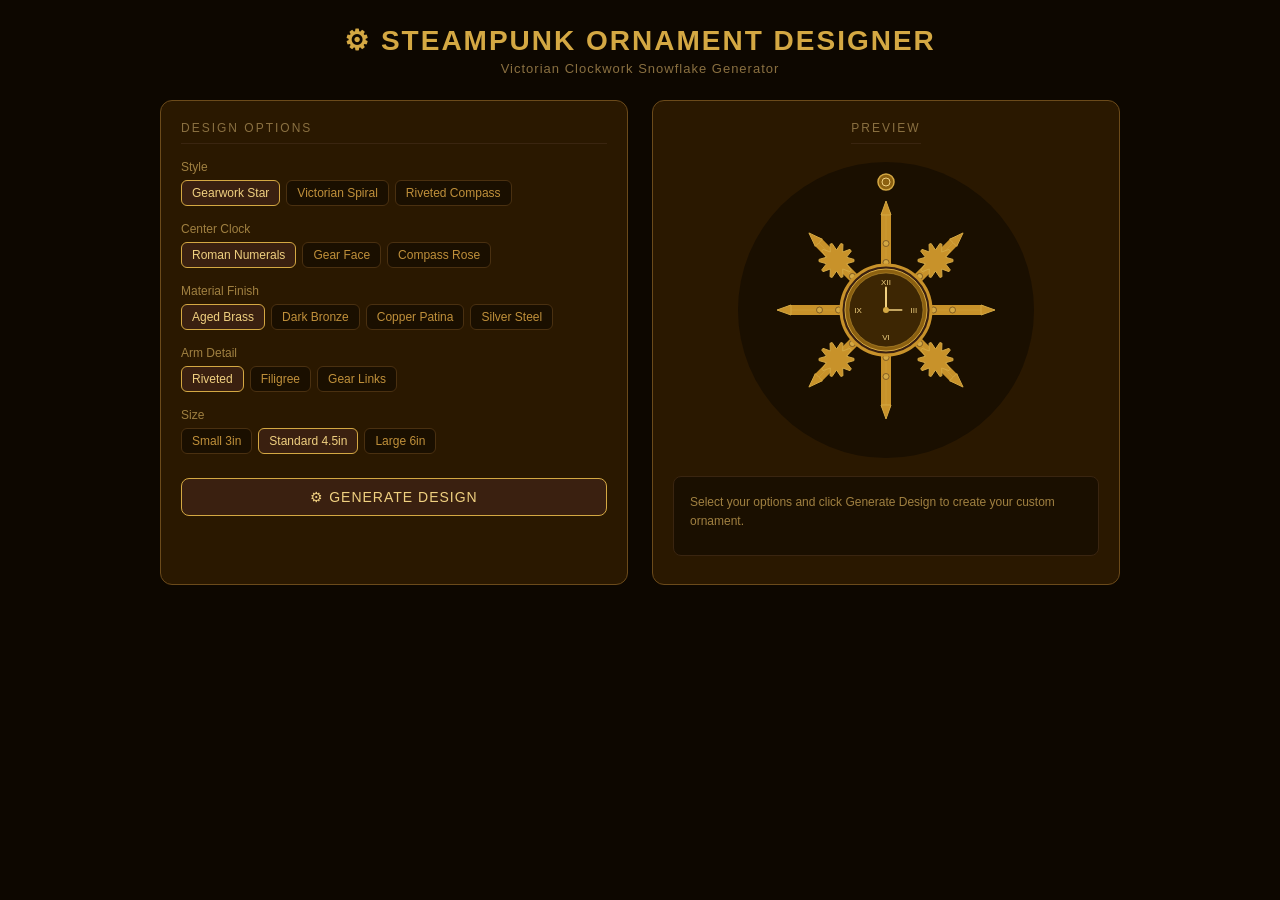
<file: Sarah/Steampunk_Ornament/index.html>
<!DOCTYPE html>
<html lang="en">
<head>
  <meta charset="UTF-8">
  <meta name="viewport" content="width=device-width, initial-scale=1.0">
  <title>Steampunk Ornament Designer</title>
  <link rel="stylesheet" href="style.css">
</head>
<body>

  <div class="app">
    <div class="header">
      <h1>⚙ Steampunk Ornament Designer</h1>
      <p>Victorian Clockwork Snowflake Generator</p>
    </div>

    <div class="main">
      <div class="panel">
        <div class="panel-title">Design Options</div>

        <div class="option-group">
          <span class="option-label">Style</span>
          <div class="options" id="style-opts">
            <button class="opt-btn active" data-group="style" data-val="Gearwork Star">Gearwork Star</button>
            <button class="opt-btn" data-group="style" data-val="Victorian Spiral">Victorian Spiral</button>
            <button class="opt-btn" data-group="style" data-val="Riveted Compass">Riveted Compass</button>
          </div>
        </div>

        <div class="option-group">
          <span class="option-label">Center Clock</span>
          <div class="options">
            <button class="opt-btn active" data-group="clock" data-val="Roman Numerals">Roman Numerals</button>
            <button class="opt-btn" data-group="clock" data-val="Gear Face">Gear Face</button>
            <button class="opt-btn" data-group="clock" data-val="Compass Rose">Compass Rose</button>
          </div>
        </div>

        <div class="option-group">
          <span class="option-label">Material Finish</span>
          <div class="options">
            <button class="opt-btn active" data-group="finish" data-val="Aged Brass">Aged Brass</button>
            <button class="opt-btn" data-group="finish" data-val="Dark Bronze">Dark Bronze</button>
            <button class="opt-btn" data-group="finish" data-val="Copper Patina">Copper Patina</button>
            <button class="opt-btn" data-group="finish" data-val="Silver Steel">Silver Steel</button>
          </div>
        </div>

        <div class="option-group">
          <span class="option-label">Arm Detail</span>
          <div class="options">
            <button class="opt-btn active" data-group="arm" data-val="Riveted">Riveted</button>
            <button class="opt-btn" data-group="arm" data-val="Filigree">Filigree</button>
            <button class="opt-btn" data-group="arm" data-val="Gear Links">Gear Links</button>
          </div>
        </div>

        <div class="option-group">
          <span class="option-label">Size</span>
          <div class="options">
            <button class="opt-btn" data-group="size" data-val="Small (3in)">Small 3in</button>
            <button class="opt-btn active" data-group="size" data-val="Standard (4.5in)">Standard 4.5in</button>
            <button class="opt-btn" data-group="size" data-val="Large (6in)">Large 6in</button>
          </div>
        </div>

        <button class="generate-btn" id="gen-btn" onclick="generateOrnament()">⚙ Generate Design</button>
      </div>

      <div class="panel preview-panel">
        <div class="panel-title">Preview</div>
        <svg id="ornament-svg" viewBox="0 0 300 300" xmlns="http://www.w3.org/2000/svg"></svg>
        <div class="desc-box" id="desc-box">Select your options and click Generate Design to create your custom ornament.</div>
        <div class="badge-row" id="badges"></div>
      </div>
    </div>
  </div>

  <script src="script.js"></script>
</body>
</html>
</file>
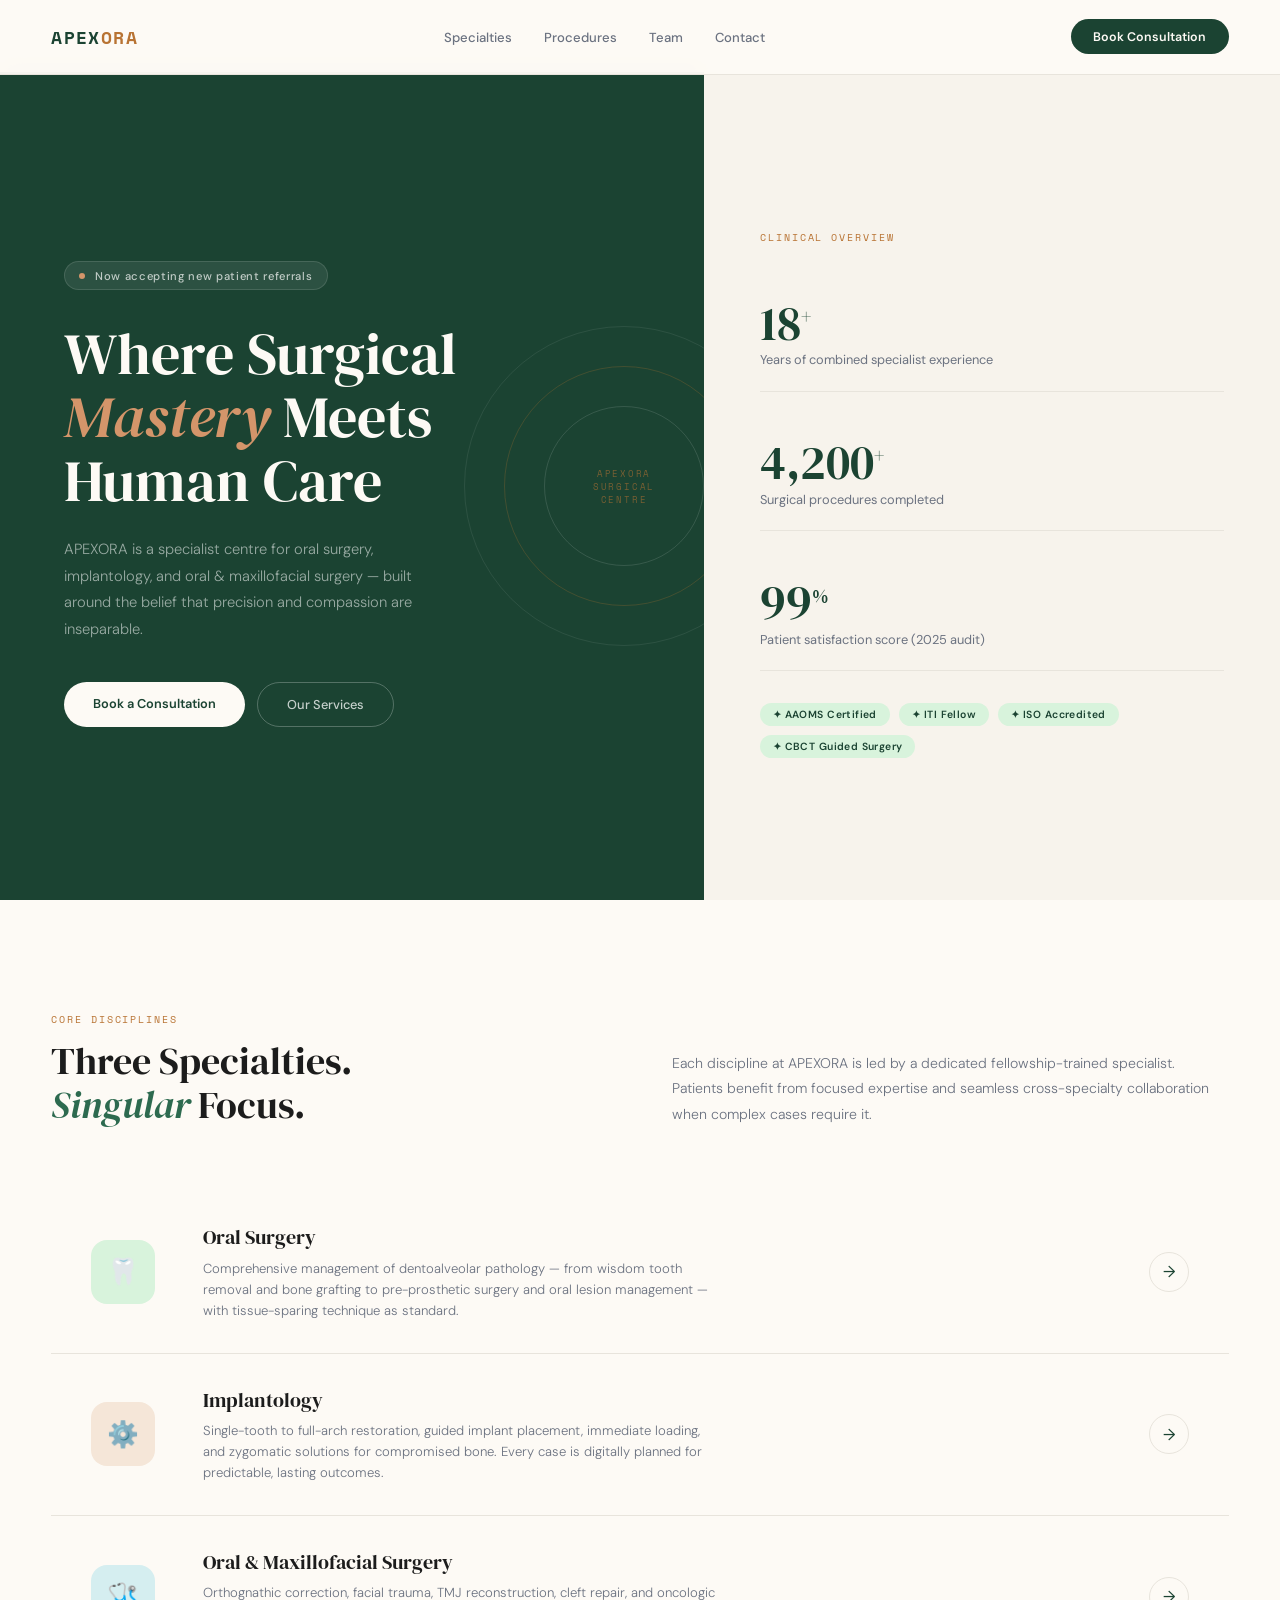
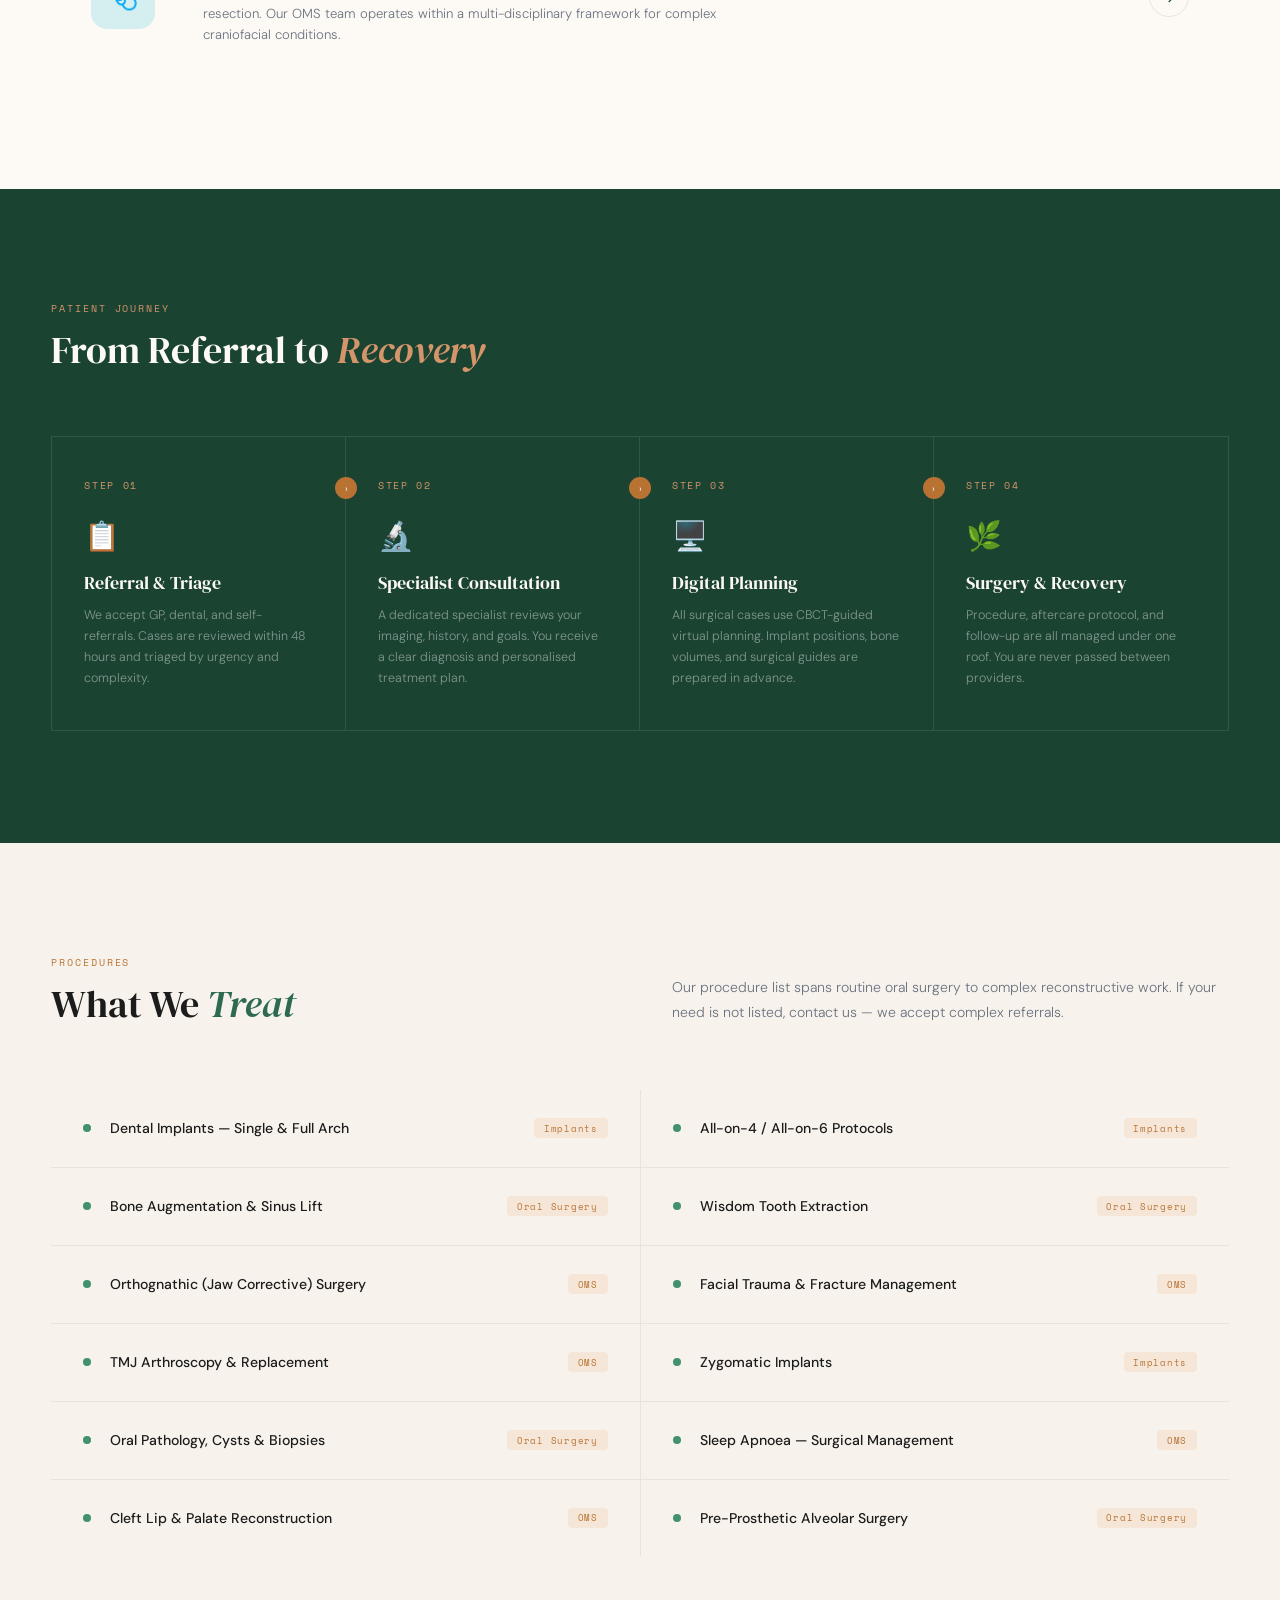
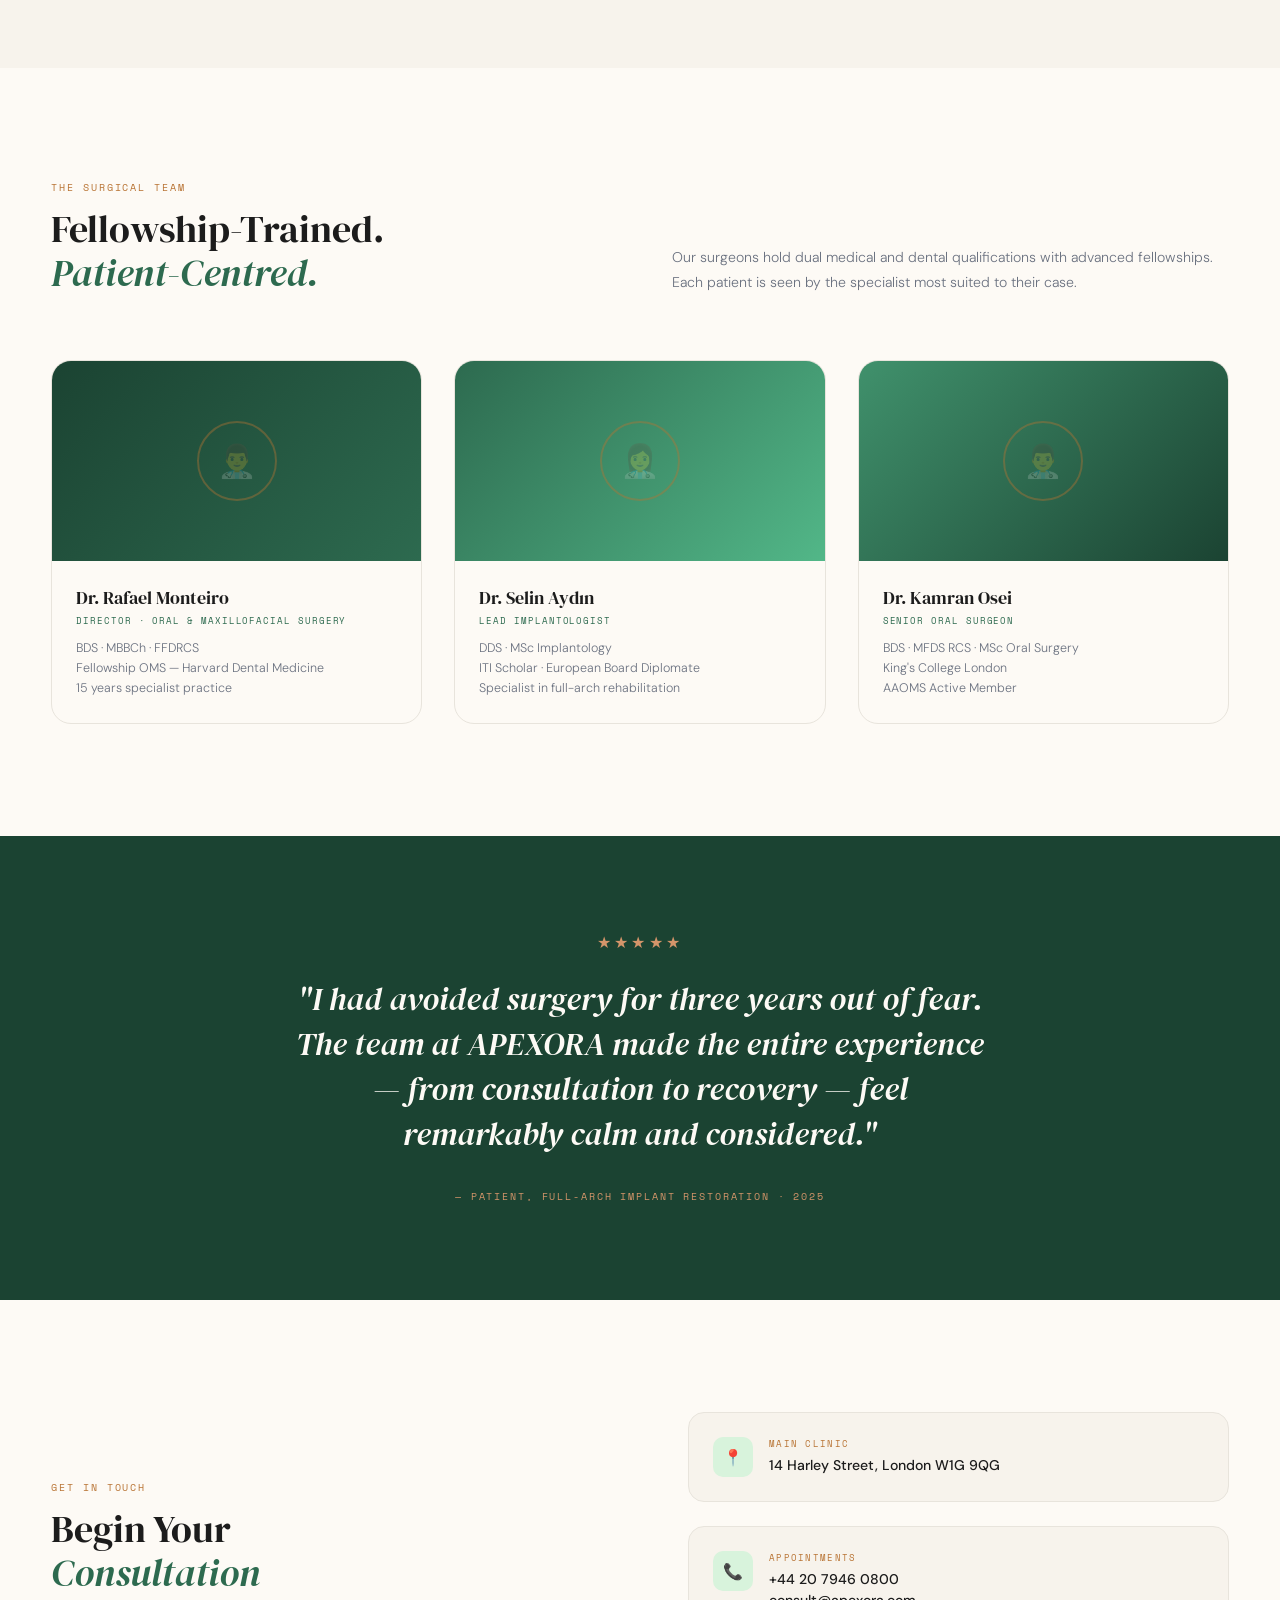
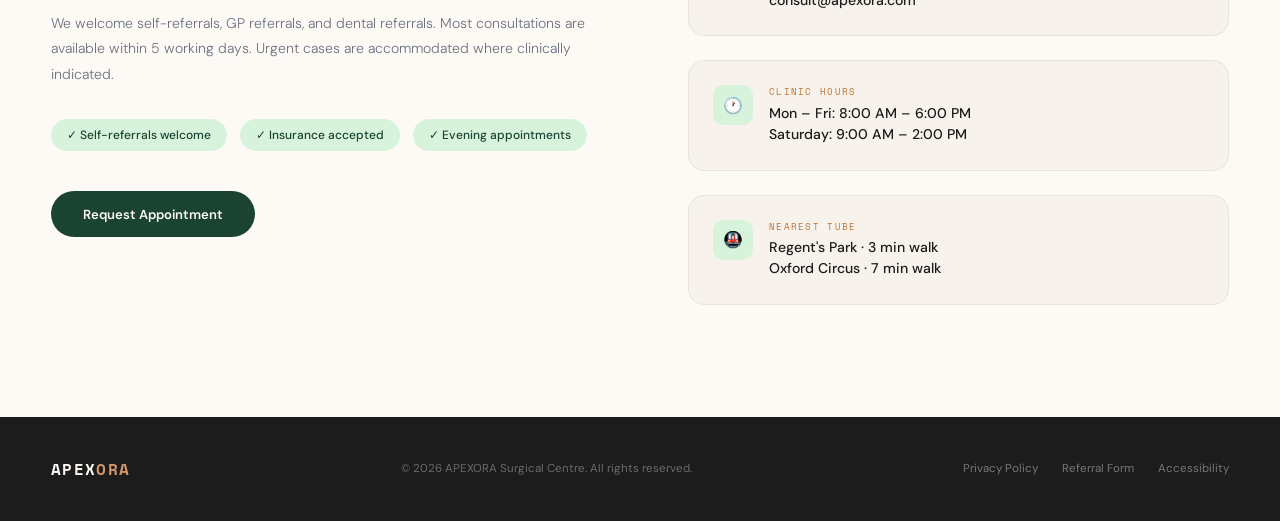
<file: Bushra/apexora-clinic.html>
<!DOCTYPE html>
<html lang="en">
<head>
<meta charset="UTF-8">
<meta name="viewport" content="width=device-width, initial-scale=1.0">
<title>APEXORA — Oral & Maxillofacial Surgery</title>
<link href="https://fonts.googleapis.com/css2?family=DM+Serif+Display:ital@0;1&family=DM+Sans:wght@300;400;500;600&family=Space+Mono:wght@400;700&display=swap" rel="stylesheet">
<style>
*, *::before, *::after { margin: 0; padding: 0; box-sizing: border-box; }

:root {
  --forest: #1B4332;
  --forest-mid: #2D6A4F;
  --forest-light: #40916C;
  --copper: #B87333;
  --copper-light: #D4956A;
  --cream: #FDFAF5;
  --warm-white: #F7F3EC;
  --charcoal: #1C1C1C;
  --mid-grey: #6B7280;
  --light-grey: #E8E4DC;
  --mint: #D8F3DC;
}

html { scroll-behavior: smooth; }
body { font-family: 'DM Sans', sans-serif; background: var(--cream); color: var(--charcoal); overflow-x: hidden; }

/* ─── NAV ─── */
nav {
  position: fixed; top: 0; left: 0; right: 0; z-index: 100;
  display: flex; align-items: center; justify-content: space-between;
  padding: 1.2rem 4%;
  background: rgba(253,250,245,0.95);
  backdrop-filter: blur(12px);
  border-bottom: 1px solid var(--light-grey);
}

.logo {
  font-family: 'Space Mono', monospace;
  font-size: 1.1rem;
  font-weight: 700;
  letter-spacing: 0.08em;
  color: var(--forest);
}
.logo span { color: var(--copper); }

nav ul { list-style: none; display: flex; gap: 2rem; }
nav ul a {
  font-size: 0.82rem;
  font-weight: 500;
  color: var(--mid-grey);
  text-decoration: none;
  transition: color 0.3s;
}
nav ul a:hover { color: var(--forest); }

.nav-pill {
  background: var(--forest);
  color: var(--cream);
  font-size: 0.78rem;
  font-weight: 600;
  padding: 0.6rem 1.4rem;
  border-radius: 100px;
  text-decoration: none;
  transition: background 0.3s;
}
.nav-pill:hover { background: var(--forest-mid); }

/* ─── HERO — SPLIT SCREEN ─── */
.hero {
  min-height: 100vh;
  display: grid;
  grid-template-columns: 55% 45%;
  padding-top: 72px;
}

.hero-left {
  background: var(--forest);
  padding: 5rem 4rem 4rem;
  display: flex;
  flex-direction: column;
  justify-content: center;
  position: relative;
  overflow: hidden;
}

/* Signature element: animated circular anatomy ring */
.anatomy-ring {
  position: absolute;
  right: -80px; top: 50%;
  transform: translateY(-50%);
  width: 320px; height: 320px;
  border-radius: 50%;
  border: 1px solid rgba(255,255,255,0.08);
  display: flex; align-items: center; justify-content: center;
}
.anatomy-ring::before {
  content: '';
  position: absolute;
  width: 240px; height: 240px;
  border-radius: 50%;
  border: 1px solid rgba(184,115,51,0.25);
}
.anatomy-ring::after {
  content: '';
  position: absolute;
  width: 160px; height: 160px;
  border-radius: 50%;
  border: 1px solid rgba(255,255,255,0.12);
}
.ring-label {
  font-family: 'Space Mono', monospace;
  font-size: 0.55rem;
  letter-spacing: 0.2em;
  color: rgba(184,115,51,0.6);
  text-transform: uppercase;
  text-align: center;
  position: relative; z-index: 2;
}

.hero-tag {
  display: inline-flex;
  align-items: center;
  gap: 0.6rem;
  background: rgba(255,255,255,0.08);
  border: 1px solid rgba(255,255,255,0.12);
  padding: 0.4rem 0.9rem;
  border-radius: 100px;
  font-size: 0.7rem;
  font-weight: 500;
  color: rgba(255,255,255,0.7);
  letter-spacing: 0.06em;
  margin-bottom: 2rem;
  width: fit-content;
}
.tag-dot { width: 6px; height: 6px; border-radius: 50%; background: var(--copper-light); }

.hero-left h1 {
  font-family: 'DM Serif Display', serif;
  font-size: clamp(2.8rem, 4.5vw, 4.2rem);
  font-weight: 400;
  line-height: 1.1;
  color: var(--cream);
  margin-bottom: 1.5rem;
  position: relative; z-index: 2;
}
.hero-left h1 em {
  font-style: italic;
  color: var(--copper-light);
}

.hero-left p {
  font-size: 0.92rem;
  line-height: 1.8;
  color: rgba(255,255,255,0.55);
  max-width: 380px;
  margin-bottom: 2.5rem;
  font-weight: 300;
  position: relative; z-index: 2;
}

.hero-btns { display: flex; gap: 0.8rem; position: relative; z-index: 2; }
.btn-white {
  background: var(--cream);
  color: var(--forest);
  font-size: 0.8rem;
  font-weight: 600;
  padding: 0.8rem 1.8rem;
  border-radius: 100px;
  text-decoration: none;
  transition: all 0.3s;
}
.btn-white:hover { background: white; transform: translateY(-2px); }
.btn-outline-white {
  border: 1px solid rgba(255,255,255,0.25);
  color: rgba(255,255,255,0.75);
  font-size: 0.8rem;
  font-weight: 500;
  padding: 0.8rem 1.8rem;
  border-radius: 100px;
  text-decoration: none;
  transition: all 0.3s;
}
.btn-outline-white:hover { border-color: rgba(255,255,255,0.6); color: white; }

/* hero right */
.hero-right {
  background: var(--warm-white);
  padding: 5rem 3.5rem 4rem;
  display: flex;
  flex-direction: column;
  justify-content: center;
  gap: 1.5rem;
}

.hero-right-label {
  font-family: 'Space Mono', monospace;
  font-size: 0.6rem;
  letter-spacing: 0.2em;
  text-transform: uppercase;
  color: var(--copper);
  margin-bottom: 0.5rem;
}

.metric-row {
  display: flex;
  flex-direction: column;
  padding: 1.4rem 0;
  border-bottom: 1px solid var(--light-grey);
}
.metric-row:first-of-type { border-top: 1px solid var(--light-grey); }

.metric-num {
  font-family: 'DM Serif Display', serif;
  font-size: 3rem;
  font-weight: 400;
  color: var(--forest);
  line-height: 1;
}
.metric-num sup { font-size: 1.2rem; }
.metric-desc {
  font-size: 0.8rem;
  color: var(--mid-grey);
  font-weight: 400;
  margin-top: 0.3rem;
}

.badge-row {
  display: flex; gap: 0.6rem; flex-wrap: wrap;
  margin-top: 0.5rem;
}
.badge {
  background: var(--mint);
  color: var(--forest);
  font-size: 0.65rem;
  font-weight: 600;
  padding: 0.3rem 0.8rem;
  border-radius: 100px;
  letter-spacing: 0.04em;
}

/* ─── SPECIALTIES ─── */
.specialties { padding: 7rem 4%; background: var(--cream); }

.section-header {
  display: grid;
  grid-template-columns: 1fr 1fr;
  gap: 4rem;
  align-items: end;
  margin-bottom: 4rem;
}

.sec-eyebrow {
  font-family: 'Space Mono', monospace;
  font-size: 0.6rem;
  letter-spacing: 0.2em;
  text-transform: uppercase;
  color: var(--copper);
  margin-bottom: 0.8rem;
}
.sec-title {
  font-family: 'DM Serif Display', serif;
  font-size: clamp(2rem, 3vw, 2.8rem);
  font-weight: 400;
  line-height: 1.15;
  color: var(--charcoal);
}
.sec-title em { font-style: italic; color: var(--forest-mid); }
.sec-body {
  font-size: 0.88rem;
  color: var(--mid-grey);
  line-height: 1.8;
  font-weight: 300;
  align-self: end;
}

/* Horizontal specialty cards */
.spec-cards { display: flex; flex-direction: column; gap: 1px; background: var(--light-grey); }

.spec-card {
  background: var(--cream);
  display: grid;
  grid-template-columns: 80px 1fr auto;
  align-items: center;
  gap: 2rem;
  padding: 2rem 2.5rem;
  transition: background 0.3s;
  cursor: default;
}
.spec-card:hover { background: var(--warm-white); }

.spec-card-icon {
  width: 64px; height: 64px;
  border-radius: 16px;
  display: flex; align-items: center; justify-content: center;
  font-size: 1.6rem;
  flex-shrink: 0;
}
.spec-card-icon.green { background: var(--mint); }
.spec-card-icon.copper { background: #F5E6D8; }
.spec-card-icon.teal { background: #D5EEF0; }

.spec-card-body h3 {
  font-family: 'DM Serif Display', serif;
  font-size: 1.25rem;
  font-weight: 400;
  margin-bottom: 0.4rem;
  color: var(--charcoal);
}
.spec-card-body p {
  font-size: 0.82rem;
  color: var(--mid-grey);
  line-height: 1.6;
  font-weight: 300;
  max-width: 520px;
}

.spec-arrow {
  width: 40px; height: 40px;
  border-radius: 50%;
  border: 1px solid var(--light-grey);
  display: flex; align-items: center; justify-content: center;
  color: var(--forest);
  font-size: 1rem;
  transition: all 0.3s;
  flex-shrink: 0;
}
.spec-card:hover .spec-arrow {
  background: var(--forest);
  color: white;
  border-color: var(--forest);
}

/* ─── PROCESS (unique) ─── */
.process {
  padding: 7rem 4%;
  background: var(--forest);
  color: var(--cream);
}
.process .sec-eyebrow { color: var(--copper-light); }
.process .sec-title { color: var(--cream); }
.process .sec-title em { color: var(--copper-light); }

.process-steps {
  display: grid;
  grid-template-columns: repeat(4, 1fr);
  gap: 0;
  margin-top: 4rem;
  border: 1px solid rgba(255,255,255,0.1);
}
.process-step {
  padding: 2.5rem 2rem;
  border-right: 1px solid rgba(255,255,255,0.1);
  position: relative;
}
.process-step:last-child { border-right: none; }

.step-num {
  font-family: 'Space Mono', monospace;
  font-size: 0.65rem;
  letter-spacing: 0.16em;
  color: var(--copper-light);
  margin-bottom: 1.5rem;
}
.step-icon {
  font-size: 1.8rem;
  margin-bottom: 1rem;
}
.step-title {
  font-family: 'DM Serif Display', serif;
  font-size: 1.1rem;
  font-weight: 400;
  color: var(--cream);
  margin-bottom: 0.6rem;
}
.step-desc {
  font-size: 0.78rem;
  color: rgba(255,255,255,0.45);
  line-height: 1.7;
  font-weight: 300;
}
.step-connector {
  position: absolute;
  right: -12px; top: 2.5rem;
  width: 22px; height: 22px;
  background: var(--copper);
  border-radius: 50%;
  display: flex; align-items: center; justify-content: center;
  font-size: 0.6rem;
  color: white;
  z-index: 2;
}
.process-step:last-child .step-connector { display: none; }

/* ─── PROCEDURES ─── */
.procedures-sec { padding: 7rem 4%; background: var(--warm-white); }

.proc-grid {
  display: grid;
  grid-template-columns: repeat(2, 1fr);
  gap: 1px;
  background: var(--light-grey);
  margin-top: 1rem;
}
.proc-tile {
  background: var(--warm-white);
  padding: 1.8rem 2rem;
  display: flex;
  align-items: center;
  gap: 1.2rem;
  transition: background 0.3s;
  cursor: default;
}
.proc-tile:hover { background: var(--cream); }
.proc-tile-dot {
  width: 8px; height: 8px;
  border-radius: 50%;
  background: var(--forest-light);
  flex-shrink: 0;
}
.proc-tile-name {
  font-size: 0.88rem;
  font-weight: 500;
  color: var(--charcoal);
  flex: 1;
}
.proc-tile-cat {
  font-family: 'Space Mono', monospace;
  font-size: 0.58rem;
  letter-spacing: 0.08em;
  color: var(--copper);
  background: #F5E6D8;
  padding: 0.2rem 0.6rem;
  border-radius: 4px;
}

/* ─── TEAM ─── */
.team-sec { padding: 7rem 4%; background: var(--cream); }

.team-grid {
  display: grid;
  grid-template-columns: repeat(3, 1fr);
  gap: 2rem;
  margin-top: 1rem;
}

.team-card {
  border: 1px solid var(--light-grey);
  border-radius: 20px;
  overflow: hidden;
  transition: transform 0.3s, box-shadow 0.3s;
}
.team-card:hover {
  transform: translateY(-4px);
  box-shadow: 0 16px 40px rgba(27,67,50,0.1);
}

.team-avatar {
  height: 200px;
  background: linear-gradient(135deg, var(--forest) 0%, var(--forest-mid) 100%);
  display: flex; align-items: center; justify-content: center;
  font-family: 'DM Serif Display', serif;
  font-size: 3.5rem;
  color: rgba(255,255,255,0.2);
  font-weight: 400;
  position: relative;
}
.team-avatar-ring {
  position: absolute;
  width: 80px; height: 80px;
  border-radius: 50%;
  border: 2px solid rgba(184,115,51,0.4);
  display: flex; align-items: center; justify-content: center;
  font-size: 2rem;
}

.team-body { padding: 1.5rem; }
.team-name {
  font-family: 'DM Serif Display', serif;
  font-size: 1.15rem;
  font-weight: 400;
  color: var(--charcoal);
  margin-bottom: 0.25rem;
}
.team-role {
  font-family: 'Space Mono', monospace;
  font-size: 0.58rem;
  letter-spacing: 0.1em;
  text-transform: uppercase;
  color: var(--forest-mid);
  margin-bottom: 0.8rem;
}
.team-creds {
  font-size: 0.78rem;
  color: var(--mid-grey);
  line-height: 1.6;
  font-weight: 300;
}

/* ─── TESTIMONIAL ─── */
.testimonial {
  padding: 6rem 4%;
  background: var(--forest);
  text-align: center;
}
.test-quote {
  font-family: 'DM Serif Display', serif;
  font-size: clamp(1.5rem, 2.5vw, 2.4rem);
  font-weight: 400;
  font-style: italic;
  color: var(--cream);
  max-width: 700px;
  margin: 0 auto 2rem;
  line-height: 1.4;
}
.test-author {
  font-family: 'Space Mono', monospace;
  font-size: 0.65rem;
  letter-spacing: 0.18em;
  color: var(--copper-light);
  text-transform: uppercase;
}
.test-stars { color: var(--copper-light); font-size: 1rem; letter-spacing: 0.2em; margin-bottom: 1.5rem; }

/* ─── CTA / CONTACT ─── */
.contact-sec {
  padding: 7rem 4%;
  background: var(--cream);
  display: grid;
  grid-template-columns: 1fr 1fr;
  gap: 6rem;
  align-items: center;
}

.contact-left .sec-title { margin-bottom: 1rem; }
.contact-desc {
  font-size: 0.88rem;
  color: var(--mid-grey);
  line-height: 1.8;
  font-weight: 300;
  margin-bottom: 2rem;
}

.contact-chips { display: flex; gap: 0.8rem; flex-wrap: wrap; margin-bottom: 2.5rem; }
.chip {
  display: flex; align-items: center; gap: 0.5rem;
  background: var(--mint);
  color: var(--forest);
  font-size: 0.75rem;
  font-weight: 500;
  padding: 0.5rem 1rem;
  border-radius: 100px;
}

.btn-forest {
  display: inline-block;
  background: var(--forest);
  color: var(--cream);
  font-size: 0.82rem;
  font-weight: 600;
  padding: 0.9rem 2rem;
  border-radius: 100px;
  text-decoration: none;
  transition: all 0.3s;
}
.btn-forest:hover { background: var(--forest-mid); transform: translateY(-2px); }

.contact-right {
  display: flex;
  flex-direction: column;
  gap: 1.5rem;
}
.info-block {
  background: var(--warm-white);
  border: 1px solid var(--light-grey);
  border-radius: 16px;
  padding: 1.5rem;
  display: flex;
  gap: 1rem;
  align-items: flex-start;
}
.info-icon {
  width: 40px; height: 40px;
  border-radius: 10px;
  background: var(--mint);
  display: flex; align-items: center; justify-content: center;
  font-size: 1rem;
  flex-shrink: 0;
}
.info-label {
  font-family: 'Space Mono', monospace;
  font-size: 0.58rem;
  letter-spacing: 0.14em;
  text-transform: uppercase;
  color: var(--copper);
  margin-bottom: 0.3rem;
}
.info-value {
  font-size: 0.88rem;
  color: var(--charcoal);
  font-weight: 500;
  line-height: 1.5;
}

/* ─── FOOTER ─── */
footer {
  background: var(--charcoal);
  padding: 2.5rem 4%;
  display: flex;
  justify-content: space-between;
  align-items: center;
  flex-wrap: wrap;
  gap: 1rem;
}
.footer-logo {
  font-family: 'Space Mono', monospace;
  font-size: 1rem;
  font-weight: 700;
  color: var(--cream);
  letter-spacing: 0.08em;
}
.footer-logo span { color: var(--copper-light); }
.footer-copy { font-size: 0.72rem; color: rgba(255,255,255,0.35); }
.footer-links { display: flex; gap: 1.5rem; }
.footer-links a {
  font-size: 0.72rem;
  color: rgba(255,255,255,0.4);
  text-decoration: none;
  transition: color 0.3s;
}
.footer-links a:hover { color: var(--copper-light); }

/* ─── ANIMATIONS ─── */
@keyframes fadeUp {
  from { opacity: 0; transform: translateY(20px); }
  to { opacity: 1; transform: translateY(0); }
}
.fade-up { animation: fadeUp 0.7s ease forwards; }
.d1 { animation-delay: 0.1s; opacity: 0; }
.d2 { animation-delay: 0.25s; opacity: 0; }
.d3 { animation-delay: 0.4s; opacity: 0; }
.d4 { animation-delay: 0.55s; opacity: 0; }

/* ─── RESPONSIVE ─── */
@media (max-width: 900px) {
  .hero { grid-template-columns: 1fr; }
  .hero-right { padding: 3rem 2rem; }
  .hero-left { padding: 4rem 2rem; }
  .anatomy-ring { display: none; }
  .section-header { grid-template-columns: 1fr; gap: 1.5rem; }
  .process-steps { grid-template-columns: 1fr 1fr; }
  .proc-grid { grid-template-columns: 1fr; }
  .team-grid { grid-template-columns: 1fr; }
  .contact-sec { grid-template-columns: 1fr; gap: 3rem; }
  .spec-card { grid-template-columns: 60px 1fr; }
  .spec-arrow { display: none; }
  nav ul { display: none; }
}
</style>
</head>
<body>

<!-- NAV -->
<nav>
  <div class="logo">APEX<span>ORA</span></div>
  <ul>
    <li><a href="#specialties">Specialties</a></li>
    <li><a href="#procedures">Procedures</a></li>
    <li><a href="#team">Team</a></li>
    <li><a href="#contact">Contact</a></li>
  </ul>
  <a href="#contact" class="nav-pill">Book Consultation</a>
</nav>

<!-- HERO -->
<section class="hero">
  <div class="hero-left">
    <div class="anatomy-ring">
      <div class="ring-label">APEXORA<br>Surgical<br>Centre</div>
    </div>

    <div class="hero-tag fade-up">
      <span class="tag-dot"></span>
      Now accepting new patient referrals
    </div>

    <h1 class="fade-up d1">
      Where Surgical<br>
      <em>Mastery</em> Meets<br>
      Human Care
    </h1>

    <p class="fade-up d2">
      APEXORA is a specialist centre for oral surgery, implantology, 
      and oral & maxillofacial surgery — built around the belief that 
      precision and compassion are inseparable.
    </p>

    <div class="hero-btns fade-up d3">
      <a href="#contact" class="btn-white">Book a Consultation</a>
      <a href="#specialties" class="btn-outline-white">Our Services</a>
    </div>
  </div>

  <div class="hero-right fade-up d4">
    <div class="hero-right-label">Clinical Overview</div>

    <div class="metric-row">
      <div class="metric-num">18<sup>+</sup></div>
      <div class="metric-desc">Years of combined specialist experience</div>
    </div>
    <div class="metric-row">
      <div class="metric-num">4,200<sup>+</sup></div>
      <div class="metric-desc">Surgical procedures completed</div>
    </div>
    <div class="metric-row">
      <div class="metric-num">99<sup>%</sup></div>
      <div class="metric-desc">Patient satisfaction score (2025 audit)</div>
    </div>

    <div class="badge-row">
      <span class="badge">✦ AAOMS Certified</span>
      <span class="badge">✦ ITI Fellow</span>
      <span class="badge">✦ ISO Accredited</span>
      <span class="badge">✦ CBCT Guided Surgery</span>
    </div>
  </div>
</section>

<!-- SPECIALTIES -->
<section id="specialties" class="specialties">
  <div class="section-header">
    <div>
      <p class="sec-eyebrow">Core Disciplines</p>
      <h2 class="sec-title">Three Specialties.<br><em>Singular</em> Focus.</h2>
    </div>
    <p class="sec-body">
      Each discipline at APEXORA is led by a dedicated fellowship-trained specialist. 
      Patients benefit from focused expertise and seamless cross-specialty collaboration 
      when complex cases require it.
    </p>
  </div>

  <div class="spec-cards">
    <div class="spec-card">
      <div class="spec-card-icon green">🦷</div>
      <div class="spec-card-body">
        <h3>Oral Surgery</h3>
        <p>Comprehensive management of dentoalveolar pathology — from wisdom tooth removal and bone grafting to pre-prosthetic surgery and oral lesion management — with tissue-sparing technique as standard.</p>
      </div>
      <div class="spec-arrow">→</div>
    </div>
    <div class="spec-card">
      <div class="spec-card-icon copper">⚙️</div>
      <div class="spec-card-body">
        <h3>Implantology</h3>
        <p>Single-tooth to full-arch restoration, guided implant placement, immediate loading, and zygomatic solutions for compromised bone. Every case is digitally planned for predictable, lasting outcomes.</p>
      </div>
      <div class="spec-arrow">→</div>
    </div>
    <div class="spec-card">
      <div class="spec-card-icon teal">🩺</div>
      <div class="spec-card-body">
        <h3>Oral & Maxillofacial Surgery</h3>
        <p>Orthognathic correction, facial trauma, TMJ reconstruction, cleft repair, and oncologic resection. Our OMS team operates within a multi-disciplinary framework for complex craniofacial conditions.</p>
      </div>
      <div class="spec-arrow">→</div>
    </div>
  </div>
</section>

<!-- PROCESS -->
<section class="process">
  <div class="section-header" style="grid-template-columns:1fr; margin-bottom:0;">
    <div>
      <p class="sec-eyebrow">Patient Journey</p>
      <h2 class="sec-title">From Referral to <em>Recovery</em></h2>
    </div>
  </div>
  <div class="process-steps">
    <div class="process-step">
      <div class="step-num">STEP 01</div>
      <div class="step-icon">📋</div>
      <div class="step-title">Referral & Triage</div>
      <p class="step-desc">We accept GP, dental, and self-referrals. Cases are reviewed within 48 hours and triaged by urgency and complexity.</p>
      <div class="step-connector">›</div>
    </div>
    <div class="process-step">
      <div class="step-num">STEP 02</div>
      <div class="step-icon">🔬</div>
      <div class="step-title">Specialist Consultation</div>
      <p class="step-desc">A dedicated specialist reviews your imaging, history, and goals. You receive a clear diagnosis and personalised treatment plan.</p>
      <div class="step-connector">›</div>
    </div>
    <div class="process-step">
      <div class="step-num">STEP 03</div>
      <div class="step-icon">🖥️</div>
      <div class="step-title">Digital Planning</div>
      <p class="step-desc">All surgical cases use CBCT-guided virtual planning. Implant positions, bone volumes, and surgical guides are prepared in advance.</p>
      <div class="step-connector">›</div>
    </div>
    <div class="process-step">
      <div class="step-num">STEP 04</div>
      <div class="step-icon">🌿</div>
      <div class="step-title">Surgery & Recovery</div>
      <p class="step-desc">Procedure, aftercare protocol, and follow-up are all managed under one roof. You are never passed between providers.</p>
    </div>
  </div>
</section>

<!-- PROCEDURES -->
<section id="procedures" class="procedures-sec">
  <div class="section-header">
    <div>
      <p class="sec-eyebrow">Procedures</p>
      <h2 class="sec-title">What We <em>Treat</em></h2>
    </div>
    <p class="sec-body">Our procedure list spans routine oral surgery to complex reconstructive work. If your need is not listed, contact us — we accept complex referrals.</p>
  </div>

  <div class="proc-grid">
    <div class="proc-tile">
      <div class="proc-tile-dot"></div>
      <span class="proc-tile-name">Dental Implants — Single & Full Arch</span>
      <span class="proc-tile-cat">Implants</span>
    </div>
    <div class="proc-tile">
      <div class="proc-tile-dot"></div>
      <span class="proc-tile-name">All-on-4 / All-on-6 Protocols</span>
      <span class="proc-tile-cat">Implants</span>
    </div>
    <div class="proc-tile">
      <div class="proc-tile-dot"></div>
      <span class="proc-tile-name">Bone Augmentation & Sinus Lift</span>
      <span class="proc-tile-cat">Oral Surgery</span>
    </div>
    <div class="proc-tile">
      <div class="proc-tile-dot"></div>
      <span class="proc-tile-name">Wisdom Tooth Extraction</span>
      <span class="proc-tile-cat">Oral Surgery</span>
    </div>
    <div class="proc-tile">
      <div class="proc-tile-dot"></div>
      <span class="proc-tile-name">Orthognathic (Jaw Corrective) Surgery</span>
      <span class="proc-tile-cat">OMS</span>
    </div>
    <div class="proc-tile">
      <div class="proc-tile-dot"></div>
      <span class="proc-tile-name">Facial Trauma & Fracture Management</span>
      <span class="proc-tile-cat">OMS</span>
    </div>
    <div class="proc-tile">
      <div class="proc-tile-dot"></div>
      <span class="proc-tile-name">TMJ Arthroscopy & Replacement</span>
      <span class="proc-tile-cat">OMS</span>
    </div>
    <div class="proc-tile">
      <div class="proc-tile-dot"></div>
      <span class="proc-tile-name">Zygomatic Implants</span>
      <span class="proc-tile-cat">Implants</span>
    </div>
    <div class="proc-tile">
      <div class="proc-tile-dot"></div>
      <span class="proc-tile-name">Oral Pathology, Cysts & Biopsies</span>
      <span class="proc-tile-cat">Oral Surgery</span>
    </div>
    <div class="proc-tile">
      <div class="proc-tile-dot"></div>
      <span class="proc-tile-name">Sleep Apnoea — Surgical Management</span>
      <span class="proc-tile-cat">OMS</span>
    </div>
    <div class="proc-tile">
      <div class="proc-tile-dot"></div>
      <span class="proc-tile-name">Cleft Lip & Palate Reconstruction</span>
      <span class="proc-tile-cat">OMS</span>
    </div>
    <div class="proc-tile">
      <div class="proc-tile-dot"></div>
      <span class="proc-tile-name">Pre-Prosthetic Alveolar Surgery</span>
      <span class="proc-tile-cat">Oral Surgery</span>
    </div>
  </div>
</section>

<!-- TEAM -->
<section id="team" class="team-sec">
  <div class="section-header">
    <div>
      <p class="sec-eyebrow">The Surgical Team</p>
      <h2 class="sec-title">Fellowship-Trained.<br><em>Patient-Centred.</em></h2>
    </div>
    <p class="sec-body">Our surgeons hold dual medical and dental qualifications with advanced fellowships. Each patient is seen by the specialist most suited to their case.</p>
  </div>

  <div class="team-grid">
    <div class="team-card">
      <div class="team-avatar">
        <div class="team-avatar-ring">👨‍⚕️</div>
      </div>
      <div class="team-body">
        <div class="team-name">Dr. Rafael Monteiro</div>
        <div class="team-role">Director · Oral & Maxillofacial Surgery</div>
        <p class="team-creds">BDS · MBBCh · FFDRCS<br>Fellowship OMS — Harvard Dental Medicine<br>15 years specialist practice</p>
      </div>
    </div>
    <div class="team-card">
      <div class="team-avatar" style="background: linear-gradient(135deg, #2D6A4F, #52B788);">
        <div class="team-avatar-ring">👩‍⚕️</div>
      </div>
      <div class="team-body">
        <div class="team-name">Dr. Selin Aydın</div>
        <div class="team-role">Lead Implantologist</div>
        <p class="team-creds">DDS · MSc Implantology<br>ITI Scholar · European Board Diplomate<br>Specialist in full-arch rehabilitation</p>
      </div>
    </div>
    <div class="team-card">
      <div class="team-avatar" style="background: linear-gradient(135deg, #40916C, #1B4332);">
        <div class="team-avatar-ring">👨‍⚕️</div>
      </div>
      <div class="team-body">
        <div class="team-name">Dr. Kamran Osei</div>
        <div class="team-role">Senior Oral Surgeon</div>
        <p class="team-creds">BDS · MFDS RCS · MSc Oral Surgery<br>King's College London<br>AAOMS Active Member</p>
      </div>
    </div>
  </div>
</section>

<!-- TESTIMONIAL -->
<section class="testimonial">
  <div class="test-stars">★★★★★</div>
  <p class="test-quote">
    "I had avoided surgery for three years out of fear. The team at APEXORA made the entire experience — from consultation to recovery — feel remarkably calm and considered."
  </p>
  <p class="test-author">— Patient, Full-Arch Implant Restoration · 2025</p>
</section>

<!-- CONTACT -->
<section id="contact" class="contact-sec">
  <div class="contact-left">
    <p class="sec-eyebrow">Get in Touch</p>
    <h2 class="sec-title">Begin Your<br><em>Consultation</em></h2>
    <p class="contact-desc">
      We welcome self-referrals, GP referrals, and dental referrals. 
      Most consultations are available within 5 working days. 
      Urgent cases are accommodated where clinically indicated.
    </p>
    <div class="contact-chips">
      <span class="chip">✓ Self-referrals welcome</span>
      <span class="chip">✓ Insurance accepted</span>
      <span class="chip">✓ Evening appointments</span>
    </div>
    <a href="mailto:consult@apexora.com" class="btn-forest">Request Appointment</a>
  </div>

  <div class="contact-right">
    <div class="info-block">
      <div class="info-icon">📍</div>
      <div>
        <div class="info-label">Main Clinic</div>
        <div class="info-value">14 Harley Street, London W1G 9QG</div>
      </div>
    </div>
    <div class="info-block">
      <div class="info-icon">📞</div>
      <div>
        <div class="info-label">Appointments</div>
        <div class="info-value">+44 20 7946 0800<br>consult@apexora.com</div>
      </div>
    </div>
    <div class="info-block">
      <div class="info-icon">🕐</div>
      <div>
        <div class="info-label">Clinic Hours</div>
        <div class="info-value">Mon – Fri: 8:00 AM – 6:00 PM<br>Saturday: 9:00 AM – 2:00 PM</div>
      </div>
    </div>
    <div class="info-block">
      <div class="info-icon">🚇</div>
      <div>
        <div class="info-label">Nearest Tube</div>
        <div class="info-value">Regent's Park · 3 min walk<br>Oxford Circus · 7 min walk</div>
      </div>
    </div>
  </div>
</section>

<!-- FOOTER -->
<footer>
  <div class="footer-logo">APEX<span>ORA</span></div>
  <p class="footer-copy">© 2026 APEXORA Surgical Centre. All rights reserved.</p>
  <div class="footer-links">
    <a href="#">Privacy Policy</a>
    <a href="#">Referral Form</a>
    <a href="#">Accessibility</a>
  </div>
</footer>

</body>
</html>
</file>
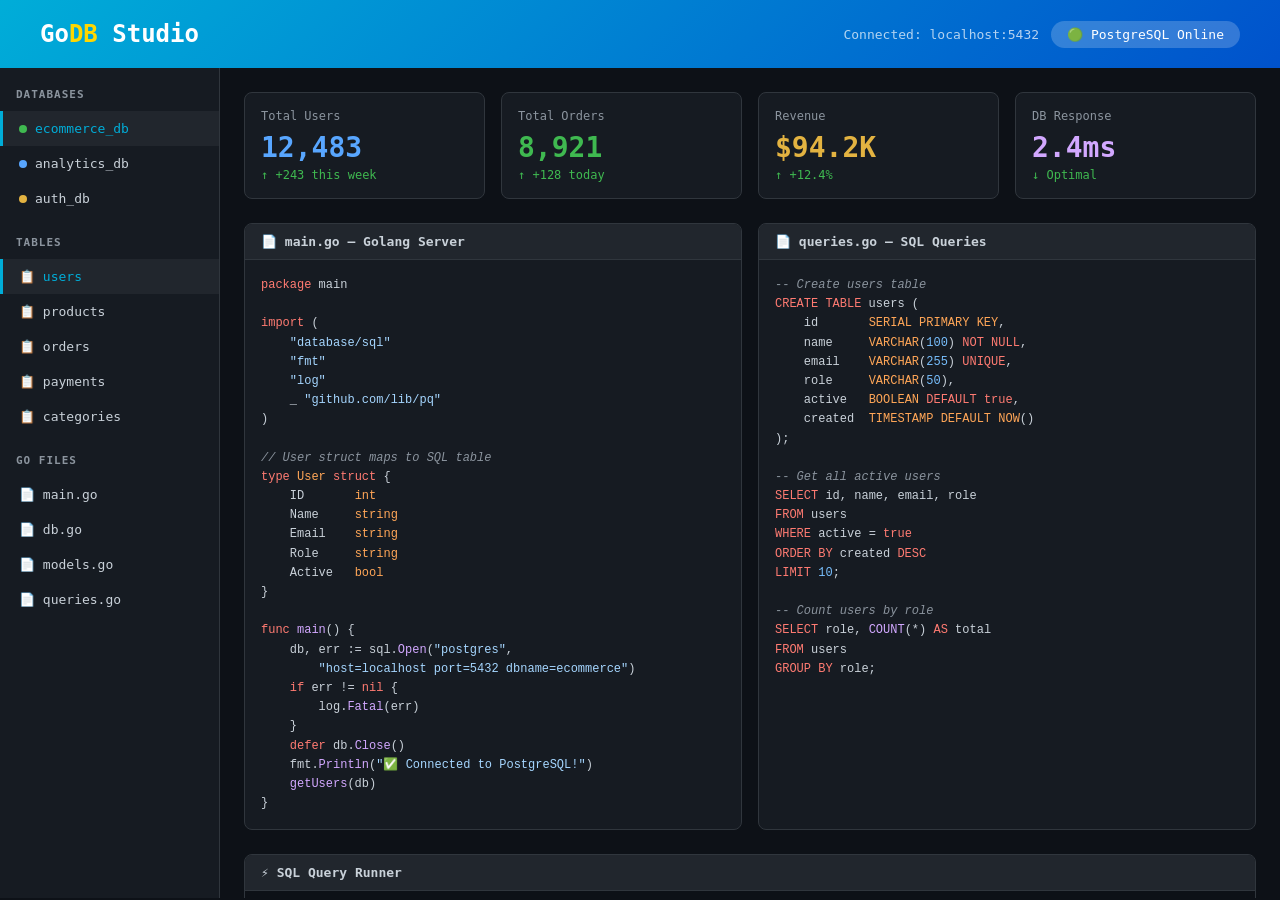
<file: Kanwal/golang_sql_demo.html>
<!DOCTYPE html>
<html lang="en">
<head>
<meta charset="UTF-8">
<meta name="viewport" content="width=device-width, initial-scale=1.0">
<title>Golang + SQL Database Demo</title>
<style>
* { margin: 0; padding: 0; box-sizing: border-box; }
body { font-family: 'Segoe UI', monospace; background: #0d1117; color: #c9d1d9; min-height: 100vh; }

/* HEADER */
header {
    background: linear-gradient(135deg, #00ADD8, #0052CC);
    padding: 20px 40px;
    display: flex;
    align-items: center;
    justify-content: space-between;
}
.logo { font-size: 24px; font-weight: 800; color: white; }
.logo span { color: #FFD700; }
.header-badge {
    background: rgba(255,255,255,0.2);
    color: white;
    padding: 6px 16px;
    border-radius: 20px;
    font-size: 13px;
}

/* MAIN LAYOUT */
.container { display: flex; height: calc(100vh - 70px); }

/* SIDEBAR */
.sidebar {
    width: 220px;
    background: #161b22;
    border-right: 1px solid #30363d;
    padding: 20px 0;
}
.sidebar-title {
    color: #8b949e;
    font-size: 11px;
    font-weight: 600;
    padding: 0 16px 10px;
    text-transform: uppercase;
    letter-spacing: 1px;
}
.sidebar-item {
    padding: 10px 16px;
    cursor: pointer;
    color: #c9d1d9;
    font-size: 13px;
    display: flex;
    align-items: center;
    gap: 8px;
    transition: background 0.2s;
    border-left: 3px solid transparent;
}
.sidebar-item:hover { background: #21262d; }
.sidebar-item.active { background: #21262d; border-left-color: #00ADD8; color: #00ADD8; }
.sidebar-item .dot {
    width: 8px; height: 8px;
    border-radius: 50%;
}

/* MAIN CONTENT */
.main { flex: 1; overflow-y: auto; padding: 24px; }

/* STATS */
.stats-row {
    display: grid;
    grid-template-columns: repeat(4, 1fr);
    gap: 16px;
    margin-bottom: 24px;
}
.stat-card {
    background: #161b22;
    border: 1px solid #30363d;
    border-radius: 8px;
    padding: 16px;
}
.stat-label { font-size: 12px; color: #8b949e; margin-bottom: 8px; }
.stat-value { font-size: 28px; font-weight: 700; }
.stat-change { font-size: 12px; margin-top: 4px; }

/* CODE PANEL */
.panels { display: grid; grid-template-columns: 1fr 1fr; gap: 16px; margin-bottom: 24px; }
.panel {
    background: #161b22;
    border: 1px solid #30363d;
    border-radius: 8px;
    overflow: hidden;
}
.panel-header {
    background: #21262d;
    padding: 10px 16px;
    font-size: 13px;
    font-weight: 600;
    color: #c9d1d9;
    display: flex;
    align-items: center;
    gap: 8px;
    border-bottom: 1px solid #30363d;
}
.panel-body { padding: 16px; }
pre {
    font-family: 'Courier New', monospace;
    font-size: 12px;
    line-height: 1.6;
    overflow-x: auto;
}
.kw { color: #FF7B72; }
.fn { color: #D2A8FF; }
.str { color: #A5D6FF; }
.cm { color: #8b949e; font-style: italic; }
.num { color: #79C0FF; }
.tp { color: #FFA657; }

/* TABLE */
.table-section {
    background: #161b22;
    border: 1px solid #30363d;
    border-radius: 8px;
    overflow: hidden;
    margin-bottom: 24px;
}
.table-header {
    background: #21262d;
    padding: 12px 16px;
    font-size: 13px;
    font-weight: 600;
    border-bottom: 1px solid #30363d;
    display: flex;
    justify-content: space-between;
    align-items: center;
}
.table-search {
    background: #0d1117;
    border: 1px solid #30363d;
    color: #c9d1d9;
    padding: 6px 12px;
    border-radius: 6px;
    font-size: 12px;
    width: 200px;
}
table { width: 100%; border-collapse: collapse; }
th {
    background: #161b22;
    padding: 10px 16px;
    text-align: left;
    font-size: 12px;
    color: #8b949e;
    border-bottom: 1px solid #30363d;
    text-transform: uppercase;
    letter-spacing: 0.5px;
}
td {
    padding: 10px 16px;
    font-size: 13px;
    border-bottom: 1px solid #21262d;
}
tr:hover td { background: #21262d; }
.badge {
    padding: 3px 8px;
    border-radius: 12px;
    font-size: 11px;
    font-weight: 600;
}
.badge-green { background: #1a4a2e; color: #3fb950; }
.badge-yellow { background: #4a3800; color: #e3b341; }
.badge-red { background: #4a1a1a; color: #f85149; }
.badge-blue { background: #1a3a5c; color: #58a6ff; }

/* QUERY RUNNER */
.query-section {
    background: #161b22;
    border: 1px solid #30363d;
    border-radius: 8px;
    overflow: hidden;
    margin-bottom: 24px;
}
.query-input {
    width: 100%;
    background: #0d1117;
    border: none;
    color: #A5D6FF;
    font-family: 'Courier New', monospace;
    font-size: 13px;
    padding: 16px;
    resize: none;
    height: 80px;
    outline: none;
    border-bottom: 1px solid #30363d;
}
.query-btns { padding: 10px 16px; display: flex; gap: 8px; }
.btn {
    padding: 6px 16px;
    border-radius: 6px;
    border: none;
    cursor: pointer;
    font-size: 13px;
    font-weight: 600;
}
.btn-primary { background: #238636; color: white; }
.btn-primary:hover { background: #2ea043; }
.btn-secondary { background: #21262d; color: #c9d1d9; border: 1px solid #30363d; }

/* CHART */
.chart-section {
    background: #161b22;
    border: 1px solid #30363d;
    border-radius: 8px;
    padding: 16px;
    margin-bottom: 24px;
}
.chart-title { font-size: 13px; font-weight: 600; margin-bottom: 16px; color: #c9d1d9; }
.chart-bars { display: flex; align-items: flex-end; gap: 12px; height: 120px; }
.bar-wrap { display: flex; flex-direction: column; align-items: center; gap: 4px; flex: 1; }
.bar { width: 100%; border-radius: 4px 4px 0 0; transition: opacity 0.2s; cursor: pointer; }
.bar:hover { opacity: 0.8; }
.bar-label { font-size: 10px; color: #8b949e; }
.bar-val { font-size: 11px; color: #c9d1d9; font-weight: 600; }

/* TERMINAL */
.terminal {
    background: #0d1117;
    border: 1px solid #30363d;
    border-radius: 8px;
    overflow: hidden;
}
.terminal-header {
    background: #21262d;
    padding: 8px 16px;
    display: flex;
    align-items: center;
    gap: 6px;
    border-bottom: 1px solid #30363d;
}
.t-dot { width: 12px; height: 12px; border-radius: 50%; }
.terminal-body { padding: 16px; font-family: 'Courier New', monospace; font-size: 12px; line-height: 1.8; }
.t-cmd { color: #3fb950; }
.t-out { color: #c9d1d9; }
.t-err { color: #f85149; }
.t-info { color: #58a6ff; }
.t-warn { color: #e3b341; }
.cursor { display: inline-block; width: 8px; height: 14px; background: #3fb950; animation: blink 1s infinite; vertical-align: middle; }
@keyframes blink { 0%,50% { opacity: 1; } 51%,100% { opacity: 0; } }
</style>
</head>
<body>

<header>
    <div class="logo">Go<span>DB</span> Studio</div>
    <div style="display:flex;gap:12px;align-items:center;">
        <span style="color:rgba(255,255,255,0.7);font-size:13px;">Connected: localhost:5432</span>
        <div class="header-badge">🟢 PostgreSQL Online</div>
    </div>
</header>

<div class="container">
    <!-- SIDEBAR -->
    <div class="sidebar">
        <div class="sidebar-title">Databases</div>
        <div class="sidebar-item active">
            <div class="dot" style="background:#3fb950;"></div> ecommerce_db
        </div>
        <div class="sidebar-item">
            <div class="dot" style="background:#58a6ff;"></div> analytics_db
        </div>
        <div class="sidebar-item">
            <div class="dot" style="background:#e3b341;"></div> auth_db
        </div>

        <div class="sidebar-title" style="margin-top:20px;">Tables</div>
        <div class="sidebar-item active">📋 users</div>
        <div class="sidebar-item">📋 products</div>
        <div class="sidebar-item">📋 orders</div>
        <div class="sidebar-item">📋 payments</div>
        <div class="sidebar-item">📋 categories</div>

        <div class="sidebar-title" style="margin-top:20px;">Go Files</div>
        <div class="sidebar-item">📄 main.go</div>
        <div class="sidebar-item">📄 db.go</div>
        <div class="sidebar-item">📄 models.go</div>
        <div class="sidebar-item">📄 queries.go</div>
    </div>

    <!-- MAIN -->
    <div class="main">

        <!-- STATS -->
        <div class="stats-row">
            <div class="stat-card">
                <div class="stat-label">Total Users</div>
                <div class="stat-value" style="color:#58a6ff;">12,483</div>
                <div class="stat-change" style="color:#3fb950;">↑ +243 this week</div>
            </div>
            <div class="stat-card">
                <div class="stat-label">Total Orders</div>
                <div class="stat-value" style="color:#3fb950;">8,921</div>
                <div class="stat-change" style="color:#3fb950;">↑ +128 today</div>
            </div>
            <div class="stat-card">
                <div class="stat-label">Revenue</div>
                <div class="stat-value" style="color:#e3b341;">$94.2K</div>
                <div class="stat-change" style="color:#3fb950;">↑ +12.4%</div>
            </div>
            <div class="stat-card">
                <div class="stat-label">DB Response</div>
                <div class="stat-value" style="color:#D2A8FF;">2.4ms</div>
                <div class="stat-change" style="color:#3fb950;">↓ Optimal</div>
            </div>
        </div>

        <!-- CODE PANELS -->
        <div class="panels">
            <div class="panel">
                <div class="panel-header">📄 main.go — Golang Server</div>
                <div class="panel-body">
<pre><span class="kw">package</span> main

<span class="kw">import</span> (
    <span class="str">"database/sql"</span>
    <span class="str">"fmt"</span>
    <span class="str">"log"</span>
    _ <span class="str">"github.com/lib/pq"</span>
)

<span class="cm">// User struct maps to SQL table</span>
<span class="kw">type</span> <span class="tp">User</span> <span class="kw">struct</span> {
    ID       <span class="tp">int</span>
    Name     <span class="tp">string</span>
    Email    <span class="tp">string</span>
    Role     <span class="tp">string</span>
    Active   <span class="tp">bool</span>
}

<span class="kw">func</span> <span class="fn">main</span>() {
    db, err := sql.<span class="fn">Open</span>(<span class="str">"postgres"</span>,
        <span class="str">"host=localhost port=5432 dbname=ecommerce"</span>)
    <span class="kw">if</span> err != <span class="kw">nil</span> {
        log.<span class="fn">Fatal</span>(err)
    }
    <span class="kw">defer</span> db.<span class="fn">Close</span>()
    fmt.<span class="fn">Println</span>(<span class="str">"✅ Connected to PostgreSQL!"</span>)
    <span class="fn">getUsers</span>(db)
}</pre>
                </div>
            </div>
            <div class="panel">
                <div class="panel-header">📄 queries.go — SQL Queries</div>
                <div class="panel-body">
<pre><span class="cm">-- Create users table</span>
<span class="kw">CREATE TABLE</span> users (
    id       <span class="tp">SERIAL PRIMARY KEY</span>,
    name     <span class="tp">VARCHAR</span>(<span class="num">100</span>) <span class="kw">NOT NULL</span>,
    email    <span class="tp">VARCHAR</span>(<span class="num">255</span>) <span class="kw">UNIQUE</span>,
    role     <span class="tp">VARCHAR</span>(<span class="num">50</span>),
    active   <span class="tp">BOOLEAN</span> <span class="kw">DEFAULT</span> <span class="kw">true</span>,
    created  <span class="tp">TIMESTAMP DEFAULT NOW</span>()
);

<span class="cm">-- Get all active users</span>
<span class="kw">SELECT</span> id, name, email, role
<span class="kw">FROM</span> users
<span class="kw">WHERE</span> active = <span class="kw">true</span>
<span class="kw">ORDER BY</span> created <span class="kw">DESC</span>
<span class="kw">LIMIT</span> <span class="num">10</span>;

<span class="cm">-- Count users by role</span>
<span class="kw">SELECT</span> role, <span class="fn">COUNT</span>(*) <span class="kw">AS</span> total
<span class="kw">FROM</span> users
<span class="kw">GROUP BY</span> role;</pre>
                </div>
            </div>
        </div>

        <!-- SQL QUERY RUNNER -->
        <div class="query-section">
            <div class="panel-header" style="background:#21262d;padding:10px 16px;border-bottom:1px solid #30363d;font-size:13px;font-weight:600;">
                ⚡ SQL Query Runner
            </div>
            <textarea class="query-input">SELECT u.name, u.email, u.role, COUNT(o.id) AS total_orders
FROM users u
LEFT JOIN orders o ON u.id = o.user_id
WHERE u.active = true
GROUP BY u.id, u.name, u.email, u.role
ORDER BY total_orders DESC LIMIT 5;</textarea>
            <div class="query-btns">
                <button class="btn btn-primary">▶ Run Query</button>
                <button class="btn btn-secondary">📋 Copy</button>
                <button class="btn btn-secondary">💾 Save</button>
                <span style="color:#8b949e;font-size:12px;margin-left:auto;align-self:center;">⏱ Last run: 2.4ms | 5 rows returned</span>
            </div>
        </div>

        <!-- DATA TABLE -->
        <div class="table-section">
            <div class="table-header">
                <span>📋 users — 12,483 rows</span>
                <input class="table-search" placeholder="🔍 Search users..." type="text">
            </div>
            <table>
                <tr>
                    <th>ID</th>
                    <th>Name</th>
                    <th>Email</th>
                    <th>Role</th>
                    <th>Orders</th>
                    <th>Status</th>
                    <th>Joined</th>
                </tr>
                <tr>
                    <td style="color:#8b949e;">#1001</td>
                    <td>Ahmed Hassan</td>
                    <td style="color:#58a6ff;">ahmed@example.com</td>
                    <td><span class="badge badge-blue">Admin</span></td>
                    <td>47</td>
                    <td><span class="badge badge-green">Active</span></td>
                    <td style="color:#8b949e;">2024-01-15</td>
                </tr>
                <tr>
                    <td style="color:#8b949e;">#1002</td>
                    <td>Sarah Johnson</td>
                    <td style="color:#58a6ff;">sarah@example.com</td>
                    <td><span class="badge badge-green">User</span></td>
                    <td>23</td>
                    <td><span class="badge badge-green">Active</span></td>
                    <td style="color:#8b949e;">2024-02-08</td>
                </tr>
                <tr>
                    <td style="color:#8b949e;">#1003</td>
                    <td>Maria Rodriguez</td>
                    <td style="color:#58a6ff;">maria@example.com</td>
                    <td><span class="badge badge-yellow">Manager</span></td>
                    <td>91</td>
                    <td><span class="badge badge-green">Active</span></td>
                    <td style="color:#8b949e;">2024-03-21</td>
                </tr>
                <tr>
                    <td style="color:#8b949e;">#1004</td>
                    <td>John Smith</td>
                    <td style="color:#58a6ff;">john@example.com</td>
                    <td><span class="badge badge-green">User</span></td>
                    <td>12</td>
                    <td><span class="badge badge-red">Inactive</span></td>
                    <td style="color:#8b949e;">2024-04-05</td>
                </tr>
                <tr>
                    <td style="color:#8b949e;">#1005</td>
                    <td>Kanwal Malik</td>
                    <td style="color:#58a6ff;">kanwal@example.com</td>
                    <td><span class="badge badge-blue">Admin</span></td>
                    <td>156</td>
                    <td><span class="badge badge-green">Active</span></td>
                    <td style="color:#8b949e;">2024-05-10</td>
                </tr>
            </table>
        </div>

        <!-- CHART -->
        <div class="chart-section">
            <div class="chart-title">📊 Monthly Orders — SQL Aggregation Result</div>
            <div class="chart-bars">
                <div class="bar-wrap">
                    <div class="bar-val">420</div>
                    <div class="bar" style="height:45%;background:#00ADD8;"></div>
                    <div class="bar-label">Jan</div>
                </div>
                <div class="bar-wrap">
                    <div class="bar-val">580</div>
                    <div class="bar" style="height:60%;background:#00ADD8;"></div>
                    <div class="bar-label">Feb</div>
                </div>
                <div class="bar-wrap">
                    <div class="bar-val">740</div>
                    <div class="bar" style="height:75%;background:#00ADD8;"></div>
                    <div class="bar-label">Mar</div>
                </div>
                <div class="bar-wrap">
                    <div class="bar-val">620</div>
                    <div class="bar" style="height:63%;background:#00ADD8;"></div>
                    <div class="bar-label">Apr</div>
                </div>
                <div class="bar-wrap">
                    <div class="bar-val">890</div>
                    <div class="bar" style="height:90%;background:#3fb950;"></div>
                    <div class="bar-label">May</div>
                </div>
                <div class="bar-wrap">
                    <div class="bar-val">960</div>
                    <div class="bar" style="height:98%;background:#3fb950;"></div>
                    <div class="bar-label">Jun</div>
                </div>
                <div class="bar-wrap">
                    <div class="bar-val">830</div>
                    <div class="bar" style="height:84%;background:#00ADD8;"></div>
                    <div class="bar-label">Jul</div>
                </div>
                <div class="bar-wrap">
                    <div class="bar-val">750</div>
                    <div class="bar" style="height:76%;background:#00ADD8;"></div>
                    <div class="bar-label">Aug</div>
                </div>
            </div>
        </div>

        <!-- TERMINAL -->
        <div class="terminal">
            <div class="terminal-header">
                <div class="t-dot" style="background:#f85149;"></div>
                <div class="t-dot" style="background:#e3b341;"></div>
                <div class="t-dot" style="background:#3fb950;"></div>
                <span style="font-size:12px;color:#8b949e;margin-left:8px;">Go Terminal</span>
            </div>
            <div class="terminal-body">
                <div><span class="t-cmd">$ go run main.go</span></div>
                <div><span class="t-info">🔌 Connecting to PostgreSQL...</span></div>
                <div><span class="t-out">✅ Connected to ecommerce_db successfully!</span></div>
                <div><span class="t-out">📋 Running migrations...</span></div>
                <div><span class="t-out">✅ Table 'users' — OK</span></div>
                <div><span class="t-out">✅ Table 'orders' — OK</span></div>
                <div><span class="t-out">✅ Table 'products' — OK</span></div>
                <div><span class="t-warn">⚠ Index on 'email' missing — creating...</span></div>
                <div><span class="t-out">✅ Index created successfully</span></div>
                <div><span class="t-info">🚀 Server running on http://localhost:8080</span></div>
                <div><span class="t-out">⏱ Query executed in 2.4ms — 5 rows returned</span></div>
                <div><span class="t-cmd">$ <span class="cursor"></span></span></div>
            </div>
        </div>

    </div>
</div>

</body>
</html>
</file>
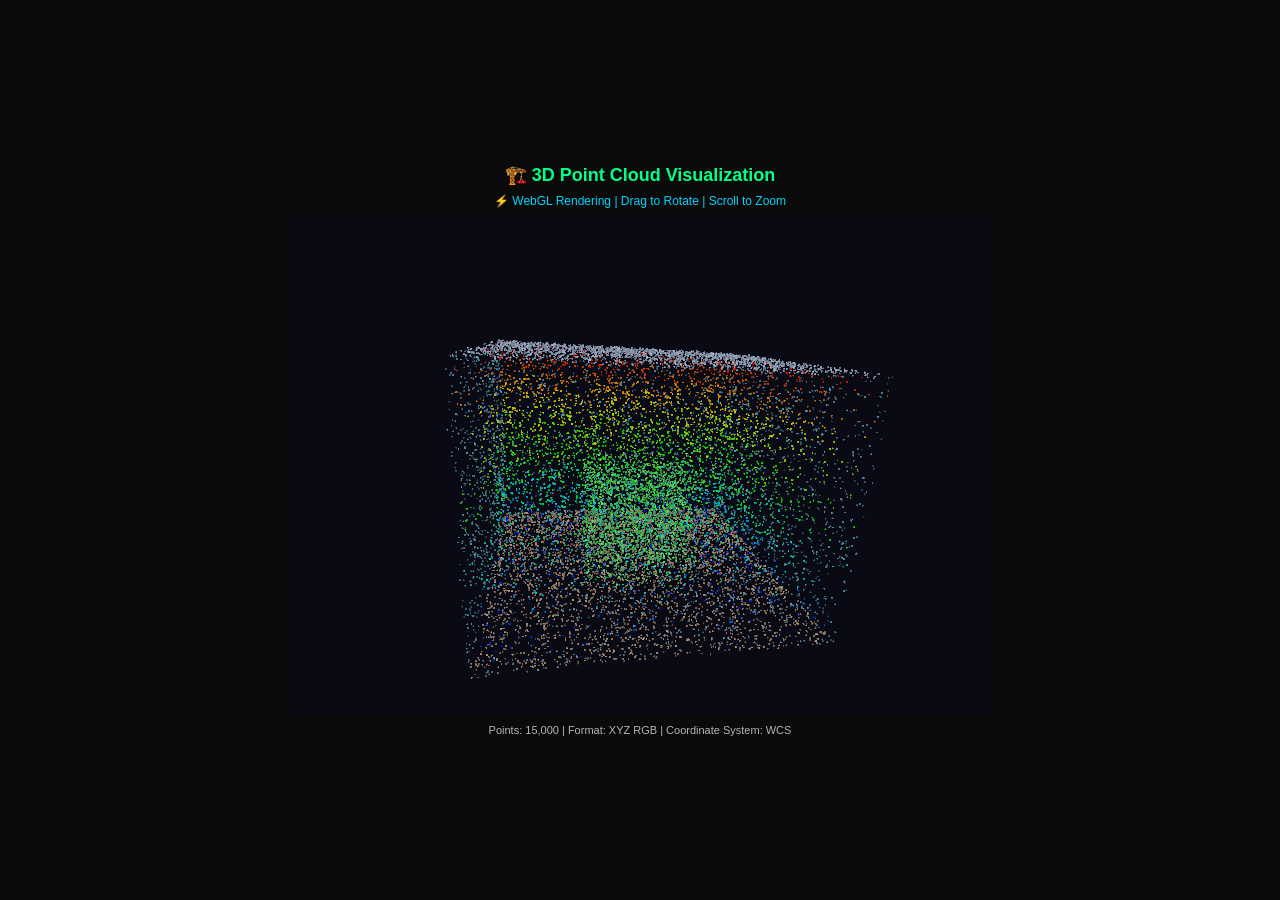
<file: Kanwal/Leica Cyclone 3DR_Demo.html>
<!DOCTYPE html>
<html>
<head>
    <title>3D Point Cloud Visualization - Leica Cyclone 3DR Style</title>
    <style>
        * { margin: 0; padding: 0; box-sizing: border-box; }
        body { 
            background: #0a0a0a; 
            display: flex; 
            justify-content: center; 
            align-items: center; 
            height: 100vh; 
            flex-direction: column;
            font-family: Arial;
            overflow: hidden;
        }
        h1 { 
            color: #00ff88; 
            margin-bottom: 8px; 
            font-size: 18px; 
            text-align: center; 
        }
        #info {
            color: #00d4ff;
            font-size: 12px;
            margin-bottom: 8px;
            text-align: center;
        }
        canvas { display: block; }
        #stats {
            color: #ffffff;
            font-size: 11px;
            margin-top: 8px;
            text-align: center;
            opacity: 0.7;
        }
    </style>
</head>
<body>
    <h1>🏗️ 3D Point Cloud Visualization</h1>
    <p id="info">⚡ WebGL Rendering | Drag to Rotate | Scroll to Zoom</p>
    <canvas id="canvas"></canvas>
    <p id="stats">Points: 15,000 | Format: XYZ RGB | Coordinate System: WCS</p>

<script>
const canvas = document.getElementById('canvas');
canvas.width = 700;
canvas.height = 500;
const gl = canvas.getContext('webgl', {antialias: true});

gl.clearColor(0.04, 0.04, 0.08, 1.0);
gl.enable(gl.DEPTH_TEST);

const vsCode = `
attribute vec3 aPos;
attribute vec3 aColor;
uniform mat4 uMVP;
uniform float uPointSize;
varying vec3 vColor;
void main(void) {
    gl_Position = uMVP * vec4(aPos, 1.0);
    gl_PointSize = uPointSize;
    vColor = aColor;
}`;

const fsCode = `
precision mediump float;
varying vec3 vColor;
void main(void) {
    float d = length(gl_PointCoord - vec2(0.5));
    if(d > 0.5) discard;
    gl_FragColor = vec4(vColor, 1.0);
}`;

function makeShader(type, src) {
    const s = gl.createShader(type);
    gl.shaderSource(s, src);
    gl.compileShader(s);
    return s;
}

const prog = gl.createProgram();
gl.attachShader(prog, makeShader(gl.VERTEX_SHADER, vsCode));
gl.attachShader(prog, makeShader(gl.FRAGMENT_SHADER, fsCode));
gl.linkProgram(prog);
gl.useProgram(prog);

// Generate point cloud - building/room scan style
const NUM_POINTS = 15000;
const positions = new Float32Array(NUM_POINTS * 3);
const colorData = new Float32Array(NUM_POINTS * 3);

function hsv(h, s, v) {
    const i = Math.floor(h * 6);
    const f = h * 6 - i;
    const p = v * (1 - s), q = v * (1 - f * s), t = v * (1 - (1 - f) * s);
    switch(i % 6) {
        case 0: return [v, t, p];
        case 1: return [q, v, p];
        case 2: return [p, v, t];
        case 3: return [p, q, v];
        case 4: return [t, p, v];
        case 5: return [v, p, q];
    }
}

let idx = 0;
// Floor
for(let i = 0; i < 4000; i++) {
    positions[idx*3]   = (Math.random() - 0.5) * 4;
    positions[idx*3+1] = -1.5 + (Math.random() - 0.5) * 0.05;
    positions[idx*3+2] = (Math.random() - 0.5) * 4;
    const c = hsv(0.08, 0.3, 0.4 + Math.random() * 0.3);
    colorData[idx*3] = c[0]; colorData[idx*3+1] = c[1]; colorData[idx*3+2] = c[2];
    idx++;
}
// Walls
for(let i = 0; i < 3000; i++) {
    const wall = Math.floor(Math.random() * 4);
    let x, y, z;
    y = (Math.random() - 0.5) * 3;
    if(wall === 0)      { x = -2; z = (Math.random()-0.5)*4; }
    else if(wall === 1) { x =  2; z = (Math.random()-0.5)*4; }
    else if(wall === 2) { x = (Math.random()-0.5)*4; z = -2; }
    else                { x = (Math.random()-0.5)*4; z =  2; }
    positions[idx*3] = x + (Math.random()-0.5)*0.05;
    positions[idx*3+1] = y;
    positions[idx*3+2] = z + (Math.random()-0.5)*0.05;
    const c = hsv(0.55, 0.5, 0.3 + Math.random() * 0.4);
    colorData[idx*3] = c[0]; colorData[idx*3+1] = c[1]; colorData[idx*3+2] = c[2];
    idx++;
}
// Ceiling
for(let i = 0; i < 2000; i++) {
    positions[idx*3]   = (Math.random()-0.5)*4;
    positions[idx*3+1] = 1.5 + (Math.random()-0.5)*0.05;
    positions[idx*3+2] = (Math.random()-0.5)*4;
    const c = hsv(0.6, 0.2, 0.5 + Math.random()*0.3);
    colorData[idx*3] = c[0]; colorData[idx*3+1] = c[1]; colorData[idx*3+2] = c[2];
    idx++;
}
// Objects - table/furniture
for(let i = 0; i < 2000; i++) {
    const ox = (Math.random()-0.5)*1.5;
    const oz = (Math.random()-0.5)*1.5;
    const oy = -1.5 + Math.random()*1.5;
    positions[idx*3]   = ox + (Math.random()-0.5)*0.05;
    positions[idx*3+1] = oy;
    positions[idx*3+2] = oz + (Math.random()-0.5)*0.05;
    const c = hsv(0.35, 0.6, 0.5 + Math.random()*0.4);
    colorData[idx*3] = c[0]; colorData[idx*3+1] = c[1]; colorData[idx*3+2] = c[2];
    idx++;
}
// Height-based coloring (intensity scan)
for(let i = idx; i < NUM_POINTS; i++) {
    const x = (Math.random()-0.5)*4;
    const y = (Math.random()-0.5)*3;
    const z = (Math.random()-0.5)*4;
    positions[i*3] = x; positions[i*3+1] = y; positions[i*3+2] = z;
    const t = (y + 1.5) / 3.0;
    const c = hsv(0.66 - t * 0.66, 1.0, 0.8);
    colorData[i*3] = c[0]; colorData[i*3+1] = c[1]; colorData[i*3+2] = c[2];
}

const posBuf = gl.createBuffer();
gl.bindBuffer(gl.ARRAY_BUFFER, posBuf);
gl.bufferData(gl.ARRAY_BUFFER, positions, gl.STATIC_DRAW);
const posLoc = gl.getAttribLocation(prog, 'aPos');
gl.enableVertexAttribArray(posLoc);
gl.vertexAttribPointer(posLoc, 3, gl.FLOAT, false, 0, 0);

const colBuf = gl.createBuffer();
gl.bindBuffer(gl.ARRAY_BUFFER, colBuf);
gl.bufferData(gl.ARRAY_BUFFER, colorData, gl.STATIC_DRAW);
const colLoc = gl.getAttribLocation(prog, 'aColor');
gl.enableVertexAttribArray(colLoc);
gl.vertexAttribPointer(colLoc, 3, gl.FLOAT, false, 0, 0);

const mvpLoc = gl.getUniformLocation(prog, 'uMVP');
const psLoc  = gl.getUniformLocation(prog, 'uPointSize');

function mulMat(a, b) {
    const r = new Float32Array(16);
    for(let i=0;i<4;i++) for(let j=0;j<4;j++) for(let k=0;k<4;k++)
        r[j*4+i] += a[k*4+i]*b[j*4+k];
    return r;
}
function perspective(fov, asp, n, f) {
    const t = Math.tan(fov*Math.PI/360);
    const r = new Float32Array(16);
    r[0]=1/(asp*t); r[5]=1/t;
    r[10]=(f+n)/(n-f); r[11]=-1; r[14]=(2*f*n)/(n-f);
    return r;
}
function rotY(a) {
    const c=Math.cos(a),s=Math.sin(a);
    return new Float32Array([c,0,-s,0, 0,1,0,0, s,0,c,0, 0,0,0,1]);
}
function rotX(a) {
    const c=Math.cos(a),s=Math.sin(a);
    return new Float32Array([1,0,0,0, 0,c,s,0, 0,-s,c,0, 0,0,0,1]);
}
function transl(x,y,z) {
    const m = new Float32Array(16);
    m[0]=1; m[5]=1; m[10]=1; m[15]=1;
    m[12]=x; m[13]=y; m[14]=z;
    return m;
}

// Mouse interaction
let rotX_angle = 0.3, rotY_angle = 0;
let zoom = 6;
let dragging = false, lastX = 0, lastY = 0;
let autoRotate = true;

canvas.addEventListener('mousedown', e => { dragging=true; lastX=e.clientX; lastY=e.clientY; autoRotate=false; });
canvas.addEventListener('mouseup', () => dragging=false);
canvas.addEventListener('mousemove', e => {
    if(!dragging) return;
    rotY_angle += (e.clientX - lastX) * 0.01;
    rotX_angle += (e.clientY - lastY) * 0.01;
    lastX=e.clientX; lastY=e.clientY;
});
canvas.addEventListener('wheel', e => { zoom += e.deltaY * 0.01; zoom = Math.max(3, Math.min(12, zoom)); });

let t = 0;
function render() {
    t += 0.005;
    if(autoRotate) rotY_angle = t;

    gl.viewport(0, 0, canvas.width, canvas.height);
    gl.clear(gl.COLOR_BUFFER_BIT | gl.DEPTH_BUFFER_BIT);

    const proj  = perspective(60, canvas.width/canvas.height, 0.1, 100);
    const trans = transl(0, 0, -zoom);
    const rX    = rotX(rotX_angle);
    const rY    = rotY(rotY_angle);
    const model = mulMat(rY, rX);
    const mv    = mulMat(trans, model);
    const mvp   = mulMat(proj, mv);

    gl.uniformMatrix4fv(mvpLoc, false, mvp);
    gl.uniform1f(psLoc, 2.0);
    gl.drawArrays(gl.POINTS, 0, NUM_POINTS);
    requestAnimationFrame(render);
}
render();
</script>
</body>
</html>
</file>
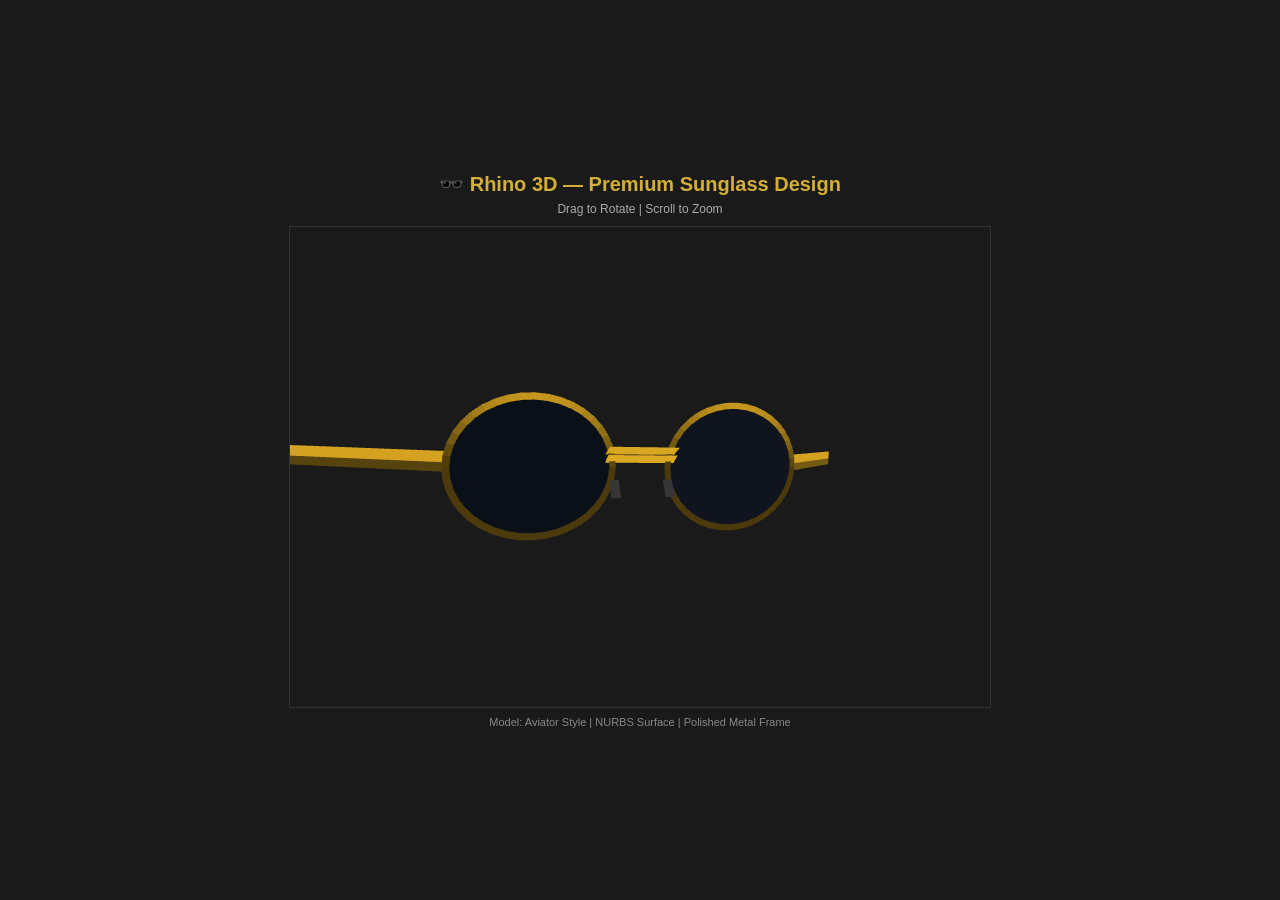
<file: Kanwal/Rhino 3D for sunglass design-demo.html>
<!DOCTYPE html>
<html>
<head>
    <title>Rhino 3D - Sunglass Design Demo</title>
    <style>
        * { margin: 0; padding: 0; box-sizing: border-box; }
        body { 
            background: #1a1a1a; 
            display: flex; 
            justify-content: center; 
            align-items: center; 
            height: 100vh; 
            flex-direction: column;
            font-family: Arial;
            overflow: hidden;
        }
        h1 { color: #d4af37; margin-bottom: 6px; font-size: 20px; text-align: center; }
        #info { color: #aaa; font-size: 12px; margin-bottom: 10px; text-align: center; }
        canvas { display: block; border: 1px solid #333; }
        #stats { color: #888; font-size: 11px; margin-top: 8px; text-align: center; }
    </style>
</head>
<body>
    <h1>🕶️ Rhino 3D — Premium Sunglass Design</h1>
    <p id="info">Drag to Rotate | Scroll to Zoom</p>
    <canvas id="canvas"></canvas>
    <p id="stats">Model: Aviator Style | NURBS Surface | Polished Metal Frame</p>

<script>
const canvas = document.getElementById('canvas');
canvas.width = 700;
canvas.height = 480;
const gl = canvas.getContext('webgl', {antialias: true});
gl.clearColor(0.1, 0.1, 0.1, 1.0);
gl.enable(gl.DEPTH_TEST);

const vsCode = `
attribute vec3 aPos;
attribute vec3 aNormal;
attribute vec3 aColor;
uniform mat4 uMVP;
uniform mat4 uModel;
varying vec3 vNormal;
varying vec3 vColor;
varying vec3 vPos;
void main(void) {
    gl_Position = uMVP * vec4(aPos, 1.0);
    vNormal = mat3(uModel) * aNormal;
    vColor = aColor;
    vPos = aPos;
}`;

const fsCode = `
precision mediump float;
varying vec3 vNormal;
varying vec3 vColor;
varying vec3 vPos;
void main(void) {
    vec3 lightDir = normalize(vec3(0.5, 1.0, 0.8));
    vec3 normal = normalize(vNormal);
    float diff = max(dot(normal, lightDir), 0.0);
    vec3 viewDir = normalize(vec3(0.0,0.0,1.0));
    vec3 reflectDir = reflect(-lightDir, normal);
    float spec = pow(max(dot(viewDir, reflectDir), 0.0), 32.0);
    vec3 ambient = vColor * 0.35;
    vec3 diffuse = vColor * diff * 0.7;
    vec3 specular = vec3(1.0) * spec * 0.6;
    gl_FragColor = vec4(ambient + diffuse + specular, 1.0);
}`;

function makeShader(type, src) {
    const s = gl.createShader(type);
    gl.shaderSource(s, src);
    gl.compileShader(s);
    return s;
}
const prog = gl.createProgram();
gl.attachShader(prog, makeShader(gl.VERTEX_SHADER, vsCode));
gl.attachShader(prog, makeShader(gl.FRAGMENT_SHADER, fsCode));
gl.linkProgram(prog);
gl.useProgram(prog);

let verts = [];
function addQuad(p1,p2,p3,p4, normal, color) {
    function pushV(p) { verts.push(p[0],p[1],p[2], normal[0],normal[1],normal[2], color[0],color[1],color[2]); }
    pushV(p1); pushV(p2); pushV(p3);
    pushV(p1); pushV(p3); pushV(p4);
}

function addFrameRing(cx, cy, cz, rx, ry, segments, thickness, color) {
    for(let i=0;i<segments;i++){
        const a1 = (i/segments)*Math.PI*2;
        const a2 = ((i+1)/segments)*Math.PI*2;
        const p1o = [cx+Math.cos(a1)*(rx+thickness), cy+Math.sin(a1)*(ry+thickness), cz];
        const p2o = [cx+Math.cos(a2)*(rx+thickness), cy+Math.sin(a2)*(ry+thickness), cz];
        const p1i = [cx+Math.cos(a1)*rx, cy+Math.sin(a1)*ry, cz];
        const p2i = [cx+Math.cos(a2)*rx, cy+Math.sin(a2)*ry, cz];
        const dx = Math.cos(a1), dy = Math.sin(a1);
        addQuad(p1i, p2i, p2o, p1o, [dx,dy,0], color);
    }
}

function addLens(cx, cy, cz, rx, ry, segments, color) {
    const center = [cx, cy, cz];
    for(let i=0;i<segments;i++){
        const a1 = (i/segments)*Math.PI*2;
        const a2 = ((i+1)/segments)*Math.PI*2;
        const p1 = [cx+Math.cos(a1)*rx, cy+Math.sin(a1)*ry, cz];
        const p2 = [cx+Math.cos(a2)*rx, cy+Math.sin(a2)*ry, cz];
        verts.push(center[0],center[1],center[2], 0,0,1, color[0],color[1],color[2]);
        verts.push(p1[0],p1[1],p1[2], 0,0,1, color[0],color[1],color[2]);
        verts.push(p2[0],p2[1],p2[2], 0,0,1, color[0],color[1],color[2]);
    }
}

const gold = [0.85, 0.65, 0.13];
const darkLens = [0.05, 0.08, 0.12];
const darkLens2 = [0.08, 0.1, 0.15];

addLens(-1.3, 0, 0, 0.9, 0.75, 40, darkLens);
addFrameRing(-1.3, 0, 0.02, 0.9, 0.75, 40, 0.08, gold);

addLens(1.3, 0, 0, 0.9, 0.75, 40, darkLens2);
addFrameRing(1.3, 0, 0.02, 0.9, 0.75, 40, 0.08, gold);

addQuad([-0.45,0.15,0],[0.45,0.15,0],[0.45,0.25,0.15],[-0.45,0.25,0.15], [0,1,0.3], gold);
addQuad([-0.45,0.05,0],[0.45,0.05,0],[0.45,0.15,0.1],[-0.45,0.15,0.1], [0,0.8,0.3], gold);

function addTemple(side, color) {
    const x1 = side * 2.25, x2 = side * 4.2;
    addQuad([x1,0.05,0],[x2,0.0,-1.5],[x2,0.12,-1.5],[x1,0.17,0], [0,1,0.2], color);
    addQuad([x1,-0.05,0],[x1,0.05,0],[x2,0.0,-1.5],[x2,-0.1,-1.5], [side,0,0.3], color);
}
addTemple(-1, gold);
addTemple(1, gold);

function addNosePad(side) {
    const x = side * 0.35;
    addQuad([x-0.06,-0.15,0.05],[x+0.06,-0.15,0.05],[x+0.06,-0.35,0.15],[x-0.06,-0.35,0.15], [0,-1,0.5], [0.6,0.6,0.6]);
}
addNosePad(-1);
addNosePad(1);

const data = new Float32Array(verts);
const buf = gl.createBuffer();
gl.bindBuffer(gl.ARRAY_BUFFER, buf);
gl.bufferData(gl.ARRAY_BUFFER, data, gl.STATIC_DRAW);

const stride = 9*4;
const posLoc = gl.getAttribLocation(prog, 'aPos');
gl.enableVertexAttribArray(posLoc);
gl.vertexAttribPointer(posLoc, 3, gl.FLOAT, false, stride, 0);
const normLoc = gl.getAttribLocation(prog, 'aNormal');
gl.enableVertexAttribArray(normLoc);
gl.vertexAttribPointer(normLoc, 3, gl.FLOAT, false, stride, 3*4);
const colLoc = gl.getAttribLocation(prog, 'aColor');
gl.enableVertexAttribArray(colLoc);
gl.vertexAttribPointer(colLoc, 3, gl.FLOAT, false, stride, 6*4);

const mvpLoc = gl.getUniformLocation(prog, 'uMVP');
const modelLoc = gl.getUniformLocation(prog, 'uModel');

function mulMat(a, b) {
    const r = new Float32Array(16);
    for(let i=0;i<4;i++) for(let j=0;j<4;j++) for(let k=0;k<4;k++)
        r[j*4+i] += a[k*4+i]*b[j*4+k];
    return r;
}
function perspective(fov, asp, n, f) {
    const t = Math.tan(fov*Math.PI/360);
    const r = new Float32Array(16);
    r[0]=1/(asp*t); r[5]=1/t; r[10]=(f+n)/(n-f); r[11]=-1; r[14]=(2*f*n)/(n-f);
    return r;
}
function rotY(a) { const c=Math.cos(a),s=Math.sin(a); return new Float32Array([c,0,-s,0, 0,1,0,0, s,0,c,0, 0,0,0,1]); }
function rotX(a) { const c=Math.cos(a),s=Math.sin(a); return new Float32Array([1,0,0,0, 0,c,s,0, 0,-s,c,0, 0,0,0,1]); }
function transl(x,y,z) { const m=new Float32Array(16); m[0]=1;m[5]=1;m[10]=1;m[15]=1; m[12]=x;m[13]=y;m[14]=z; return m; }

let rotY_a = 0.3, rotX_a = 0.1, zoom = 7;
let dragging=false, lastX=0, lastY=0, autoRotate=true;
canvas.addEventListener('mousedown', e=>{dragging=true; lastX=e.clientX; lastY=e.clientY; autoRotate=false;});
canvas.addEventListener('mouseup', ()=>dragging=false);
canvas.addEventListener('mousemove', e=>{
    if(!dragging) return;
    rotY_a += (e.clientX-lastX)*0.01;
    rotX_a += (e.clientY-lastY)*0.01;
    lastX=e.clientX; lastY=e.clientY;
});
canvas.addEventListener('wheel', e=>{ zoom += e.deltaY*0.01; zoom=Math.max(4,Math.min(15,zoom)); });

let t=0;
function render(){
    t += 0.006;
    if(autoRotate) rotY_a = t;
    gl.viewport(0,0,canvas.width,canvas.height);
    gl.clear(gl.COLOR_BUFFER_BIT|gl.DEPTH_BUFFER_BIT);
    const proj = perspective(45, canvas.width/canvas.height, 0.1, 100);
    const trans = transl(0,0,-zoom);
    const model = mulMat(rotY(rotY_a), rotX(rotX_a));
    const mv = mulMat(trans, model);
    const mvp = mulMat(proj, mv);
    gl.uniformMatrix4fv(mvpLoc, false, mvp);
    gl.uniformMatrix4fv(modelLoc, false, model);
    gl.drawArrays(gl.TRIANGLES, 0, data.length/9);
    requestAnimationFrame(render);
}
render();
</script>
</body>
</html>
</file>
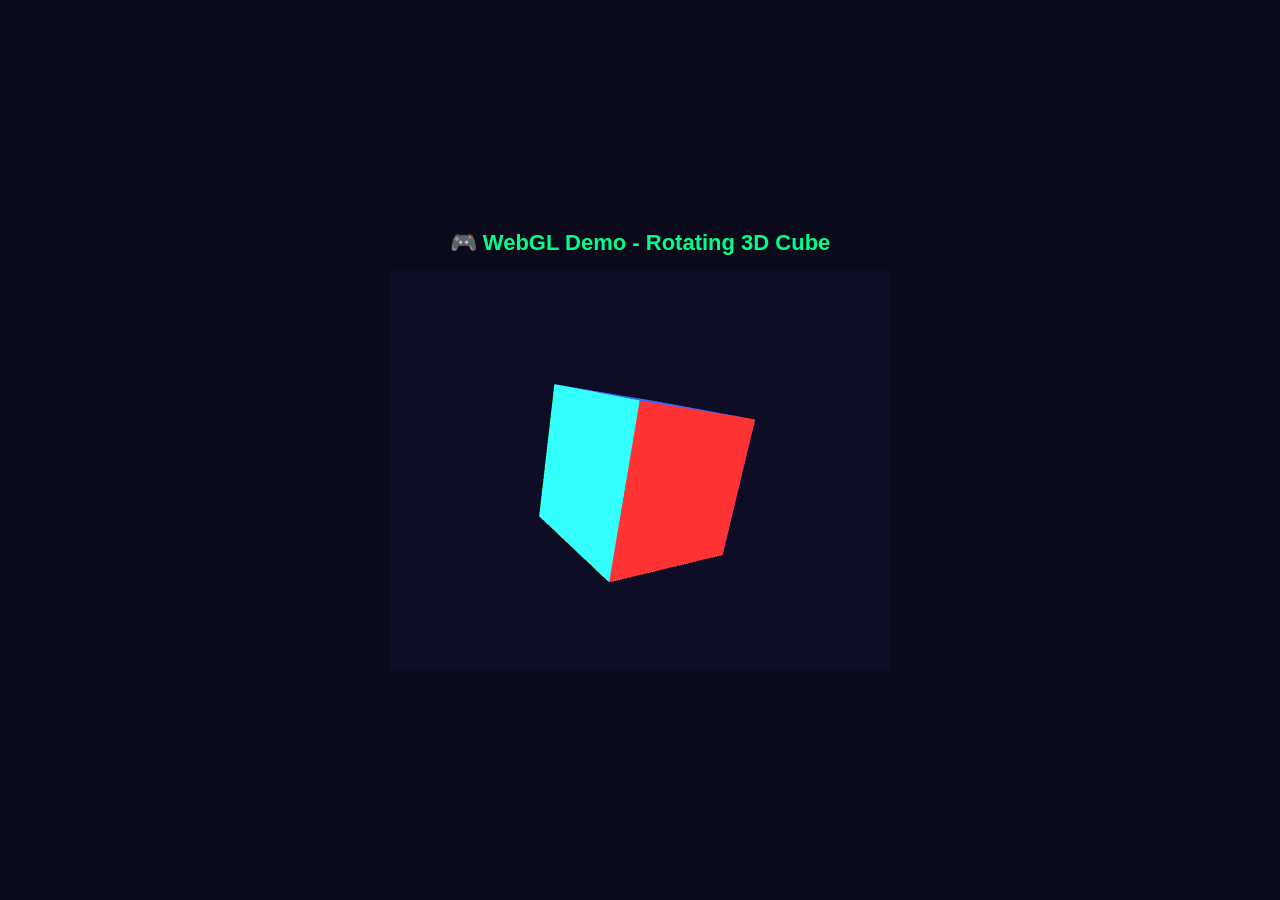
<file: Kanwal/webgl_demo.html>
<!DOCTYPE html>
<html>
<head>
    <title>WebGL Demo - 3D Rotating Cube</title>
    <style>
        * { margin: 0; padding: 0; box-sizing: border-box; }
        body { 
            background: #0a0a1a; 
            display: flex; 
            justify-content: center; 
            align-items: center; 
            height: 100vh; 
            flex-direction: column;
            font-family: Arial;
        }
        h1 { color: #00ff88; margin-bottom: 15px; font-size: 22px; text-align: center; }
        p { color: #ffffff; margin-top: 15px; font-size: 14px; }
        #info { color: #00d4ff; margin-top: 8px; font-size: 13px; }
    </style>
</head>
<body>
    <h1>🎮 WebGL Demo - Rotating 3D Cube</h1>
    <canvas id="canvas" width="500" height="400"></canvas>
    


<script>
const canvas = document.getElementById('canvas');
const gl = canvas.getContext('webgl', {antialias: true});

gl.clearColor(0.05, 0.05, 0.15, 1.0);
gl.enable(gl.DEPTH_TEST);
gl.depthFunc(gl.LEQUAL);

// Simple vertex shader
const vsCode = [
'attribute vec3 aPos;',
'attribute vec3 aColor;',
'uniform mat4 uMVP;',
'varying vec3 vColor;',
'void main(void) {',
'  gl_Position = uMVP * vec4(aPos, 1.0);',
'  vColor = aColor;',
'}'
].join('\n');

// Simple fragment shader  
const fsCode = [
'precision mediump float;',
'varying vec3 vColor;',
'void main(void) {',
'  gl_FragColor = vec4(vColor, 1.0);',
'}'
].join('\n');

// Compile shaders
const vs = gl.createShader(gl.VERTEX_SHADER);
gl.shaderSource(vs, vsCode);
gl.compileShader(vs);

const fs = gl.createShader(gl.FRAGMENT_SHADER);
gl.shaderSource(fs, fsCode);
gl.compileShader(fs);

const prog = gl.createProgram();
gl.attachShader(prog, vs);
gl.attachShader(prog, fs);
gl.linkProgram(prog);
gl.useProgram(prog);

// Cube: 6 faces, each face = 2 triangles = 6 vertices
// Each vertex: x,y,z, r,g,b
const data = new Float32Array([
  // Front face - RED
  -1,-1, 1,  1,0.2,0.2,
   1,-1, 1,  1,0.2,0.2,
   1, 1, 1,  1,0.2,0.2,
  -1,-1, 1,  1,0.2,0.2,
   1, 1, 1,  1,0.2,0.2,
  -1, 1, 1,  1,0.2,0.2,
  // Back face - GREEN
  -1,-1,-1,  0.2,1,0.2,
   1, 1,-1,  0.2,1,0.2,
   1,-1,-1,  0.2,1,0.2,
  -1,-1,-1,  0.2,1,0.2,
  -1, 1,-1,  0.2,1,0.2,
   1, 1,-1,  0.2,1,0.2,
  // Top face - BLUE
  -1, 1,-1,  0.2,0.4,1,
  -1, 1, 1,  0.2,0.4,1,
   1, 1, 1,  0.2,0.4,1,
  -1, 1,-1,  0.2,0.4,1,
   1, 1, 1,  0.2,0.4,1,
   1, 1,-1,  0.2,0.4,1,
  // Bottom face - YELLOW
  -1,-1,-1,  1,1,0.2,
   1,-1, 1,  1,1,0.2,
  -1,-1, 1,  1,1,0.2,
  -1,-1,-1,  1,1,0.2,
   1,-1,-1,  1,1,0.2,
   1,-1, 1,  1,1,0.2,
  // Right face - MAGENTA
   1,-1,-1,  1,0.2,1,
   1, 1, 1,  1,0.2,1,
   1,-1, 1,  1,0.2,1,
   1,-1,-1,  1,0.2,1,
   1, 1,-1,  1,0.2,1,
   1, 1, 1,  1,0.2,1,
  // Left face - CYAN
  -1,-1,-1,  0.2,1,1,
  -1,-1, 1,  0.2,1,1,
  -1, 1, 1,  0.2,1,1,
  -1,-1,-1,  0.2,1,1,
  -1, 1, 1,  0.2,1,1,
  -1, 1,-1,  0.2,1,1,
]);

const buf = gl.createBuffer();
gl.bindBuffer(gl.ARRAY_BUFFER, buf);
gl.bufferData(gl.ARRAY_BUFFER, data, gl.STATIC_DRAW);

const stride = 6 * 4;
const posLoc = gl.getAttribLocation(prog, 'aPos');
gl.enableVertexAttribArray(posLoc);
gl.vertexAttribPointer(posLoc, 3, gl.FLOAT, false, stride, 0);

const colLoc = gl.getAttribLocation(prog, 'aColor');
gl.enableVertexAttribArray(colLoc);
gl.vertexAttribPointer(colLoc, 3, gl.FLOAT, false, stride, 3*4);

const mvpLoc = gl.getUniformLocation(prog, 'uMVP');

// Matrix math
function mulMat(a, b) {
    var r = new Float32Array(16);
    for(var i=0;i<4;i++)
        for(var j=0;j<4;j++)
            for(var k=0;k<4;k++)
                r[j*4+i] += a[k*4+i]*b[j*4+k];
    return r;
}

function perspective(fov, asp, n, f) {
    var t = Math.tan(fov*Math.PI/360);
    var r = new Float32Array(16);
    r[0]=1/(asp*t); r[5]=1/t;
    r[10]=(f+n)/(n-f); r[11]=-1;
    r[14]=(2*f*n)/(n-f);
    return r;
}

function rotY(a) {
    var c=Math.cos(a), s=Math.sin(a);
    return new Float32Array([c,0,-s,0, 0,1,0,0, s,0,c,0, 0,0,0,1]);
}

function rotX(a) {
    var c=Math.cos(a), s=Math.sin(a);
    return new Float32Array([1,0,0,0, 0,c,s,0, 0,-s,c,0, 0,0,0,1]);
}

function transl(x,y,z) {
    var m = new Float32Array(16);
    m[0]=1; m[5]=1; m[10]=1; m[15]=1;
    m[12]=x; m[13]=y; m[14]=z;
    return m;
}

var angle = 0;
function render() {
    angle += 0.01;
    gl.viewport(0, 0, canvas.width, canvas.height);
    gl.clear(gl.COLOR_BUFFER_BIT | gl.DEPTH_BUFFER_BIT);

    var proj  = perspective(60, canvas.width/canvas.height, 0.1, 100);
    var trans = transl(0, 0, -5);
    var rotYM = rotY(angle);
    var rotXM = rotX(angle * 0.4);
    var model = mulMat(rotYM, rotXM);
    var mv    = mulMat(trans, model);
    var mvp   = mulMat(proj, mv);

    gl.uniformMatrix4fv(mvpLoc, false, mvp);
    gl.drawArrays(gl.TRIANGLES, 0, 36);
    requestAnimationFrame(render);
}
render();
</script>
</body>
</html>
</file>
<file: Sarah/Steampunk_Ornament/style.css>
* {
  box-sizing: border-box;
  margin: 0;
  padding: 0;
}

body {
  font-family: 'Segoe UI', sans-serif;
  background: #0d0700;
}

.app {
  min-height: 100vh;
  padding: 1.5rem;
  color: #f0d080;
}

.header {
  text-align: center;
  margin-bottom: 1.5rem;
}

.header h1 {
  font-size: 28px;
  font-weight: 600;
  color: #d4a843;
  letter-spacing: 2px;
  text-transform: uppercase;
}

.header p {
  font-size: 13px;
  color: #8a7040;
  margin-top: 4px;
  letter-spacing: 1px;
}

.main {
  display: grid;
  grid-template-columns: 1fr 1fr;
  gap: 1.5rem;
  max-width: 960px;
  margin: 0 auto;
}

.panel {
  background: #2a1800;
  border: 1px solid #6b4a1a;
  border-radius: 12px;
  padding: 1.25rem;
}

.panel-title {
  font-size: 12px;
  color: #8a7040;
  letter-spacing: 2px;
  text-transform: uppercase;
  margin-bottom: 1rem;
  border-bottom: 1px solid #3a2510;
  padding-bottom: 8px;
}

.option-group {
  margin-bottom: 1rem;
}

.option-label {
  font-size: 12px;
  color: #a08040;
  margin-bottom: 6px;
  display: block;
}

.options {
  display: flex;
  flex-wrap: wrap;
  gap: 6px;
}

.opt-btn {
  background: #1a0f00;
  border: 1px solid #4a3010;
  color: #c0903a;
  font-size: 12px;
  padding: 5px 10px;
  border-radius: 6px;
  cursor: pointer;
  transition: all 0.2s;
}

.opt-btn:hover {
  border-color: #d4a843;
  color: #d4a843;
}

.opt-btn.active {
  background: #3a2010;
  border-color: #d4a843;
  color: #f0d080;
}

.generate-btn {
  width: 100%;
  padding: 10px;
  background: #3a2010;
  border: 1px solid #d4a843;
  color: #f0d080;
  font-size: 14px;
  font-weight: 500;
  border-radius: 8px;
  cursor: pointer;
  margin-top: 0.5rem;
  letter-spacing: 1px;
  transition: all 0.2s;
  text-transform: uppercase;
}

.generate-btn:hover {
  background: #4a3020;
}

.generate-btn:disabled {
  opacity: 0.5;
  cursor: not-allowed;
}

.preview-panel {
  display: flex;
  flex-direction: column;
  align-items: center;
}

#ornament-svg {
  width: 100%;
  max-width: 300px;
  margin: 0 auto;
  display: block;
}

.desc-box {
  margin-top: 1rem;
  background: #1a0f00;
  border: 1px solid #3a2510;
  border-radius: 8px;
  padding: 1rem;
  font-size: 12px;
  color: #a08040;
  line-height: 1.6;
  min-height: 80px;
  width: 100%;
}

.desc-box.loading {
  color: #6b4a1a;
  font-style: italic;
}

.badge-row {
  display: flex;
  gap: 6px;
  flex-wrap: wrap;
  margin-top: 8px;
  width: 100%;
}

.badge {
  font-size: 10px;
  padding: 3px 8px;
  border-radius: 4px;
  border: 1px solid #4a3010;
  color: #8a6030;
  background: #1a0f00;
}

@media (max-width: 600px) {
  .main {
    grid-template-columns: 1fr;
  }
}
</file>
